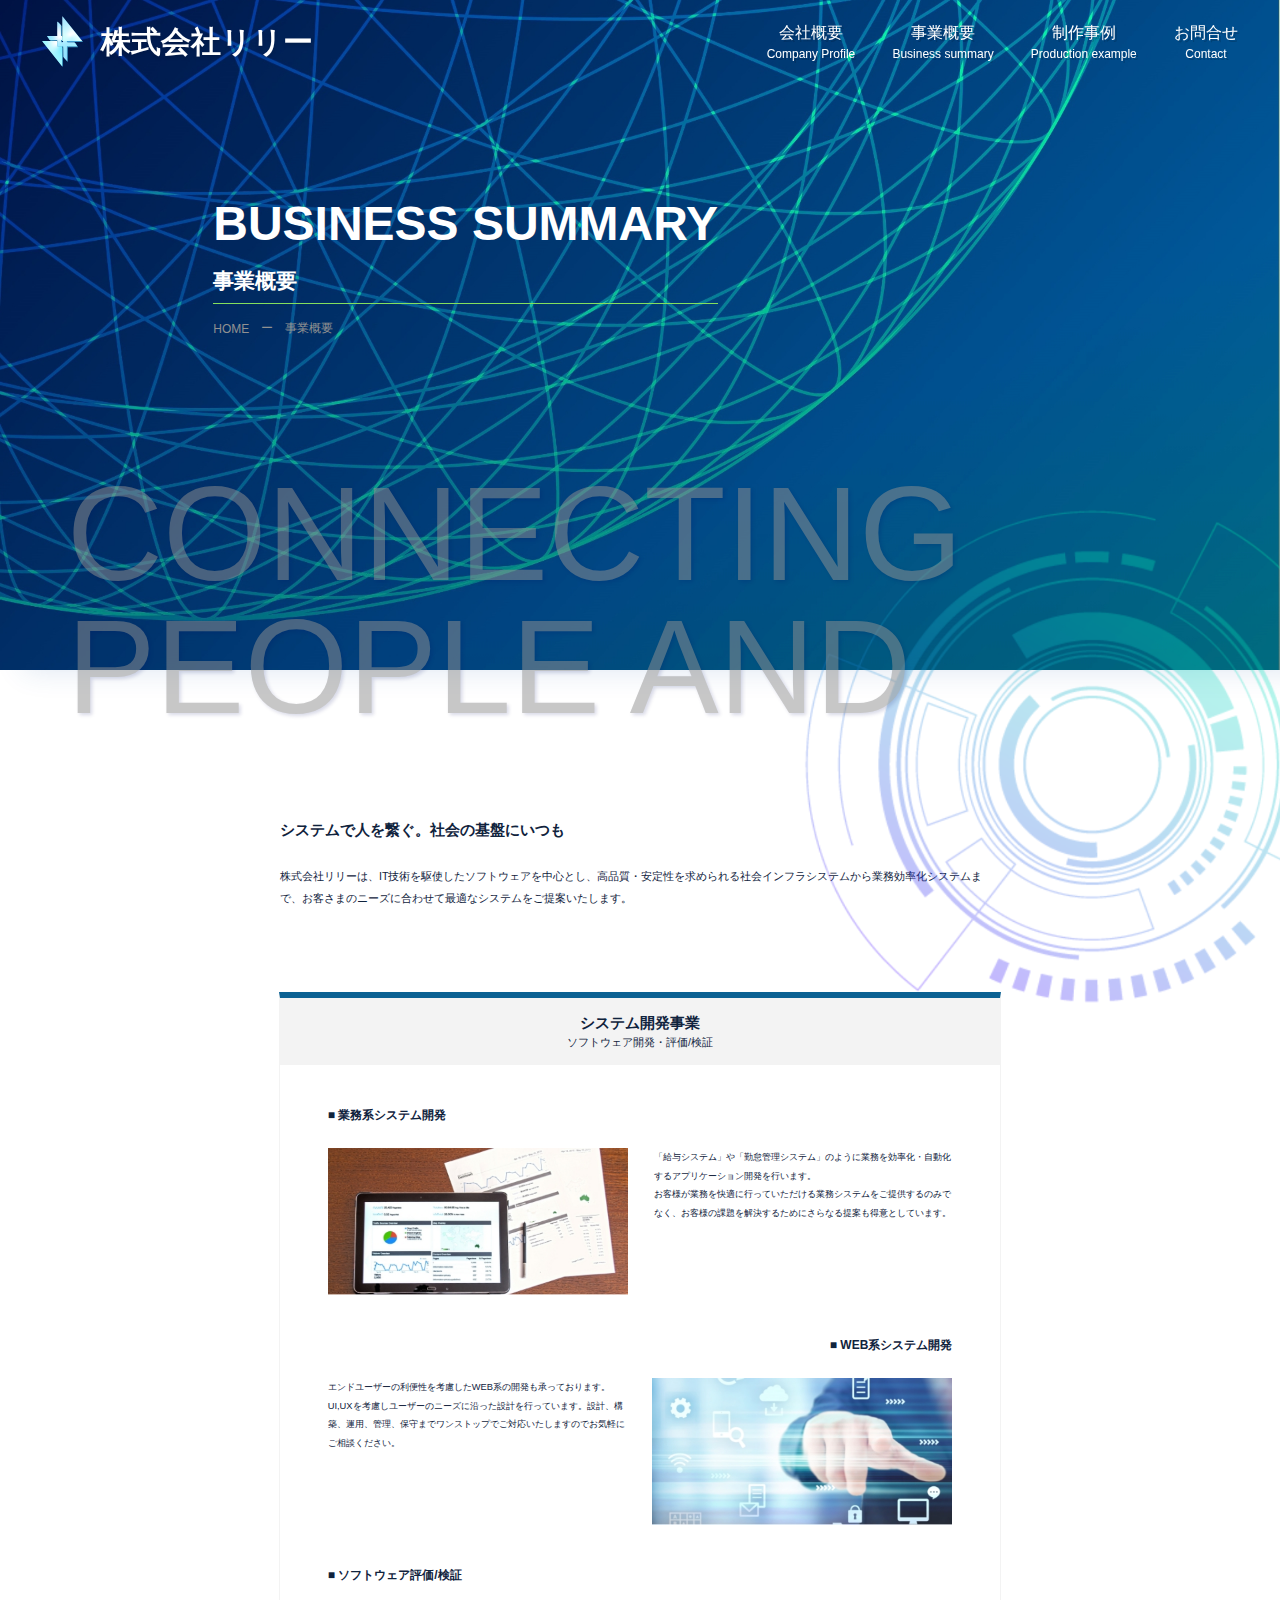
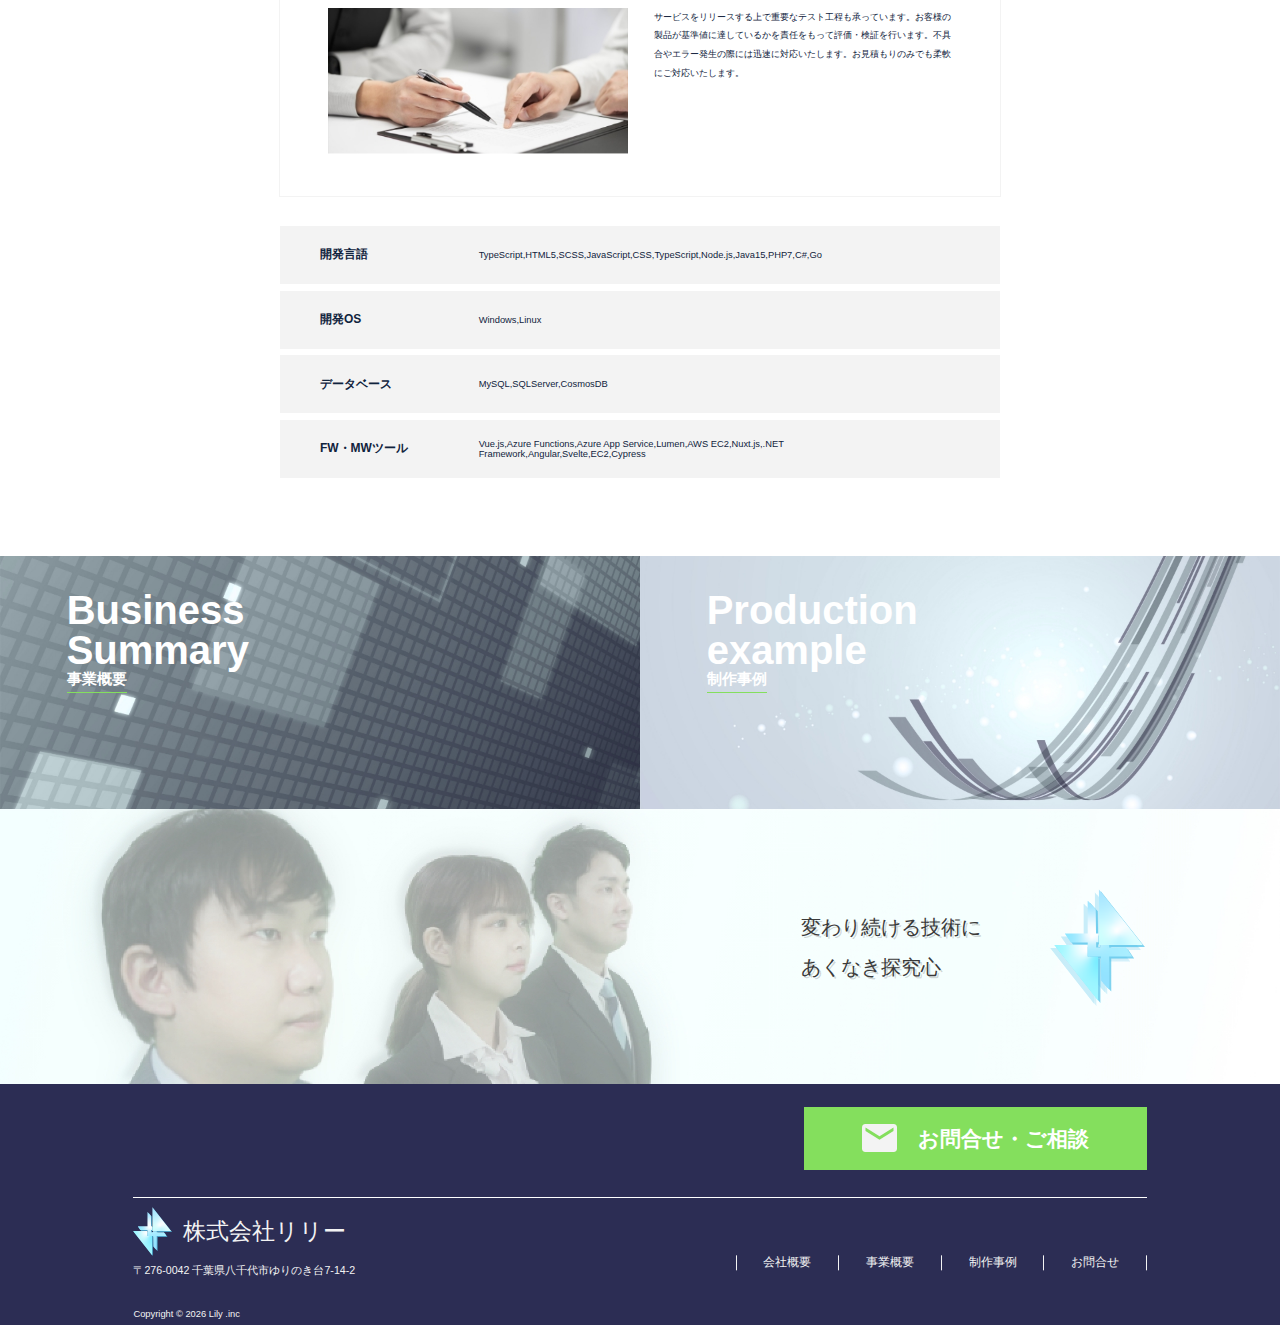
<file: about/index.html>
<!DOCTYPE html>
<html lang="ja" prefix="og: http://ogp.me/ns# fb: http://ogp.me/ns/fb# article: http://ogp.me/ns/website#">
<head>
        <!-- Google Tag Manager -->
<script>(function(w,d,s,l,i){w[l]=w[l]||[];w[l].push({'gtm.start':
    new Date().getTime(),event:'gtm.js'});var f=d.getElementsByTagName(s)[0],
    j=d.createElement(s),dl=l!='dataLayer'?'&l='+l:'';j.async=true;j.src=
    'https://www.googletagmanager.com/gtm.js?id='+i+dl;f.parentNode.insertBefore(j,f);
    })(window,document,'script','dataLayer','GTM-P8WMFBS');</script>
    <!-- End Google Tag Manager -->


    <meta charset="UTF-8">
    <meta http-equiv="X-UA-Compatible" content="IE=edge">
    <meta name="viewport" content="width=device-width, initial-scale=1.0">
    <title>事業概要｜株式会社リリー｜公式ホームページ</title>

    <link rel="stylesheet" href="../assets/css/application.css">
    <link rel="stylesheet" href="../assets/css/about.css">

    <meta name="description" content="株式会社リリーは、IT技術を駆使したソフトウェアを中心とし、高品質・安定性を求められる社会インフラシステムから業務効率化システムまで、お客さまのニーズに合わせて最適なシステムをご提案いたします。" />

    <link rel="apple-touch-icon" sizes="180x180" href="../assets/img/favicon/apple-touch-icon.png">
    <link rel="icon" type="image/png" sizes="32x32" href="../assets/img/favicon/favicon-32x32.png">
    <link rel="icon" type="image/png" sizes="16x16" href="../assets/img/favicon/favicon-16x16.png">
    <link rel="manifest" href="../assets/img/favicon/site.webmanifest">
    <link rel="mask-icon" href="../assets/img/favicon/safari-pinned-tab.svg" color="#5bbad5">
    <meta name="msapplication-TileColor" content="#00aba9">
    <meta name="theme-color" content="#ffffff">

    <meta property="og:locale" content="ja_JP" />
    <meta property="og:type" content="article" />
    <meta property="og:title" content="事業概要｜株式会社リリー｜公式ホームページ" />
    <meta property="og:description" content="株式会社リリーは、IT技術を駆使したソフトウェアを中心とし、高品質・安定性を求められる社会インフラシステムから業務効率化システムまで、お客さまのニーズに合わせて最適なシステムをご提案いたします。" />
    <meta property="og:url" content="index.html" />
    <meta property="og:site_name" content="事業概要｜株式会社リリー｜公式ホームページ" />
    <meta property="og:image" content="https://lily-tech.net/assets/img/common/OGP.jpg" />
    <meta property="og:image:secure_url" content="https://lily-tech.net/assets/img/common/OGP.jpg" />
    <meta property="og:image:width" content="1200" />
    <meta property="og:image:height" content="630" />
    <meta name="twitter:card" content="summary_large_image" />
    <meta name="twitter:description" content="株式会社リリーは、IT技術を駆使したソフトウェアを中心とし、高品質・安定性を求められる社会インフラシステムから業務効率化システムまで、お客さまのニーズに合わせて最適なシステムをご提案いたします。" />
    <meta name="twitter:title" content="事業概要｜株式会社リリー｜公式ホームページ" />
    <meta name="twitter:image" content="https://lily-tech.net/assets/img/common/OGP.jpg" />
</head>
<body ontouchstart="">
    <!-- Google Tag Manager (noscript) -->
    <noscript><iframe src="https://www.googletagmanager.com/ns.html?id=GTM-P8WMFBS"
        height="0" width="0" style="display:none;visibility:hidden"></iframe></noscript>
        <!-- End Google Tag Manager (noscript) -->

    <header>
        <a href="../"><img src="../assets/img/common/logo.svg" alt="株式会社リリー ロゴ"><h1>株式会社リリー</h1></a>

        <nav class="pc_flex">
            <ul>
                <li><a href="../company/">会社概要<br/><small>Company Profile</small></a></li>
                <li><a href="#">事業概要<br/><small>Business summary</small></a></li>
                <li><a href="../works/">制作事例<br/><small>Production example</small></a></li>
                <li><a href="../contact/">お問合せ<br/><small>Contact</small></a></li>
            </ul>
        </nav>

        <a class="header_entry sp_flex" href="../contact/"><img src="../assets/img/top/document.svg" alt="ENTRY">ENTRY</a>

        <nav id="nav" class="sp_only">
            <div class="nav_wrap">
                <a class="logo" href="../"><img src="../assets/img/top/top_logo.svg" alt="株式会社リリー ロゴ"><h1>株式会社リリー</h1></a>

                <ul>
                    <li><a href="../company/">会社概要</a></li>
                    <li><a href="#">事業概要</a></li>
                    <li><a href="../works/">制作事例</a></li>
                </ul>

                <a class="cta" href="../contact/"><img src="../assets/img/common/email.svg" alt="お問合せ・ご相談">お問合せ・ご相談</a>

                <div class="sns">
                    <a href="" target="_blank" rel="noopener noreferrer"><img src="../assets/img/common/facebook-f.svg" alt="facebook"></a>
                    <a href="" target="_blank" rel="noopener noreferrer"><img src="../assets/img/common/twitter.svg" alt="twitter"></a>
                    <a href="" target="_blank" rel="noopener noreferrer"><img src="../assets/img/common/instagram.svg" alt="instagram"></a>
                </div>
            </div>
        </nav>
        <div id="hamburger" class="sp_only">
            <span class="inner_line" id="line1"></span>
            <span class="inner_line" id="line2"></span>
            <span class="inner_line" id="line3"></span>
        </div>  
    </header>
    <main>
        <section id="kv">
            <div>
                <h2>
                    BUSINESS SUMMARY
                    <br/><small>事業概要</small>
                </h2>
                <div>
                    <a href="../">HOME</a>
                    <p>　ー　事業概要</p>
                </div>
            </div>
        </section>

        <div class="title">
            <h3>システムで人を繋ぐ。<br class="sp_only"/>社会の基盤にいつも</h3>
            <p>
                株式会社リリーは、IT技術を駆使したソフトウェアを中心とし、高品質・安定性を求められる社会インフラシステムから業務効率化システムまで、お客さまのニーズに合わせて最適なシステムをご提案いたします。
            </p>
        </div>

        <section id="detail">
            <div class="wrap">
                <h3>
                    システム開発事業
                    <br/><small>ソフトウェア開発・評価/検証</small>
                </h3>

                <div class="content">
                    <h4><span class="pc_inline">■ </span>業務系システム開発</h4>
                    <div>
                        <img src="../assets/img/about/about001.jpg" alt="業務系システム開発">
                        <p>
                            「給与システム」や「勤怠管理システム」のように業務を効率化・自動化するアプリケーション開発を行います。
                            <br/>お客様が業務を快適に行っていただける業務システムをご提供するのみでなく、お客様の課題を解決するためにさらなる提案も得意としています。
                        </p>
                    </div>
                </div>

                <div class="content">
                    <h4><span class="pc_inline">■ </span>WEB系システム開発</h4>
                    <div>
                        <img src="../assets/img/about/about002.jpg" alt="WEB系システム開発">
                        <p>
                            エンドユーザーの利便性を考慮したWEB系の開発も承っております。UI,UXを考慮しユーザーのニーズに沿った設計を行っています。設計、構築、運用、管理、保守までワンストップでご対応いたしますのでお気軽にご相談ください。
                        </p>
                    </div>
                </div>

                <div class="content">
                    <h4><span class="pc_inline">■ </span>ソフトウェア評価/検証</h4>
                    <div>
                        <img src="../assets/img/about/about003.jpg" alt="ソフトウェア評価/検証">
                        <p>
                            サービスをリリースする上で重要なテスト工程も承っています。お客様の製品が基準値に達しているかを責任をもって評価・検証を行います。不具合やエラー発生の際には迅速に対応いたします。お見積もりのみでも柔軟にご対応いたします。
                        </p>
                    </div>
                </div>
            </div>
        </section>

        <section id="list">
            <div>
                <h4 class="pc_only">開発言語</h4>
                <h4 class="sp_only">＜開発言語＞</h4>
                <p>TypeScript,HTML5,SCSS,JavaScript,CSS,<br class="sp_only"/>TypeScript,Node.js,Java15,PHP7,C#,Go</p>
            </div>
            <div>
                <h4 class="pc_only">開発OS</h4>
                <h4 class="sp_only">＜開発OS＞</h4>
                <p>Windows,Linux</p>
            </div>
            <div>
                <h4 class="pc_only">データベース</h4>
                <h4 class="sp_only">＜データベース＞</h4>
                <p>MySQL,SQLServer,CosmosDB</p>
            </div>
            <div>
                <h4 class="pc_only">FW・MWツール</h4>
                <h4 class="sp_only">＜FW・MWツール＞</h4>
                <p>
                    Vue.js,Azure Functions,Azure App Service,Lumen,AWS EC2,Nuxt.js,.NET 
                    <br/>Framework,Angular,Svelte,EC2,Cypress
                </p>
            </div>
        </section>

    </main>
    <div class="footer_link">
        <a href="#">
            <img src="../assets/img/common/foot_about_bg.jpg" alt="事業概要">
            <div>
                <h2>Business<br/>Summary</h2>
                <p>事業概要</p>
            </div>
        </a>
        <a href="../works/">
            <img src="../assets/img/common/foot_work_bg.jpg" alt="制作事例">
            <div>
                <h2>Production<br/>example</h2>
                <p>制作事例</p>
            </div>
        </a>
    </div>

    <div class="separator">
        <div class="pc_flex">
            <p>
                変わり続ける技術に
                <br/>あくなき探究心
            </p>
            <img src="../assets/img/common/logo.svg" alt="リリーのロゴ">
        </div>
    </div>

    <footer>
        <div class="wrap">
            <div class="top">
                <a href="../contact/"><img src="../assets/img/common/email.svg" alt="リリーへのお問合せ">お問合せ・ご相談</a>
            </div>

            <div class="bottom">
                <div class="left">
                    <a href="../"><img src="../assets/img/common/logo.svg" alt="リリーのロゴ">株式会社リリー</a>
                    <p>〒276-0042 千葉県八千代市ゆりのき台7-14-2</p>

                    <p class="copy">Copyright &copy; <script type="text/javascript">document.write(new Date().getFullYear());</script> Lily .inc</p>
                </div>

                <div class="right">
                    <nav>
                        <ul>
                            <li><a href="../company/">会社概要</a></li>
                            <li><a href="#">事業概要</a></li>
                            <li><a href="../works/">制作事例</a></li>
                            <li><a href="../contact/">お問合せ</a></li>
                        </ul>
                    </nav>
                </div>
            </div>
        </div>
    </footer>

    <a class="page_top sp_only" href="#"></a>

    <script src="../assets/js/menu.js"></script>
</body>
</html>
</file>
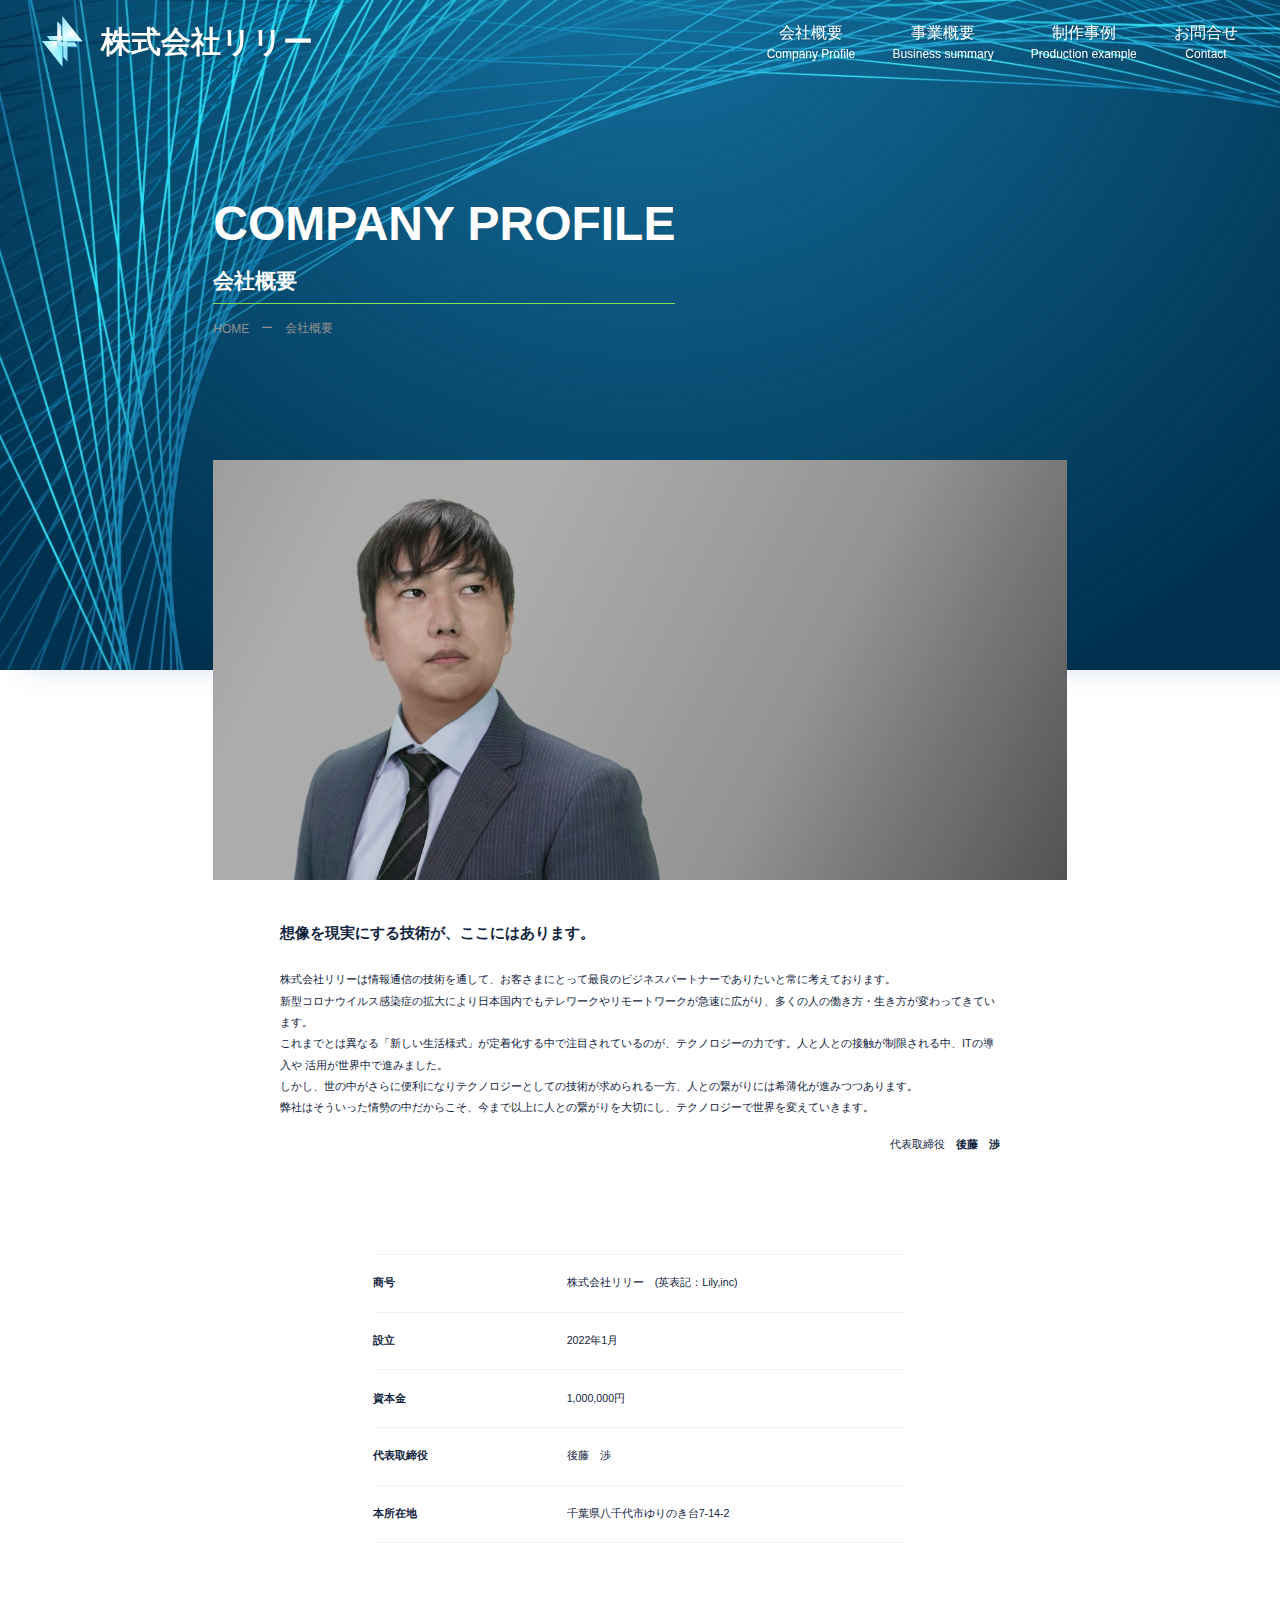
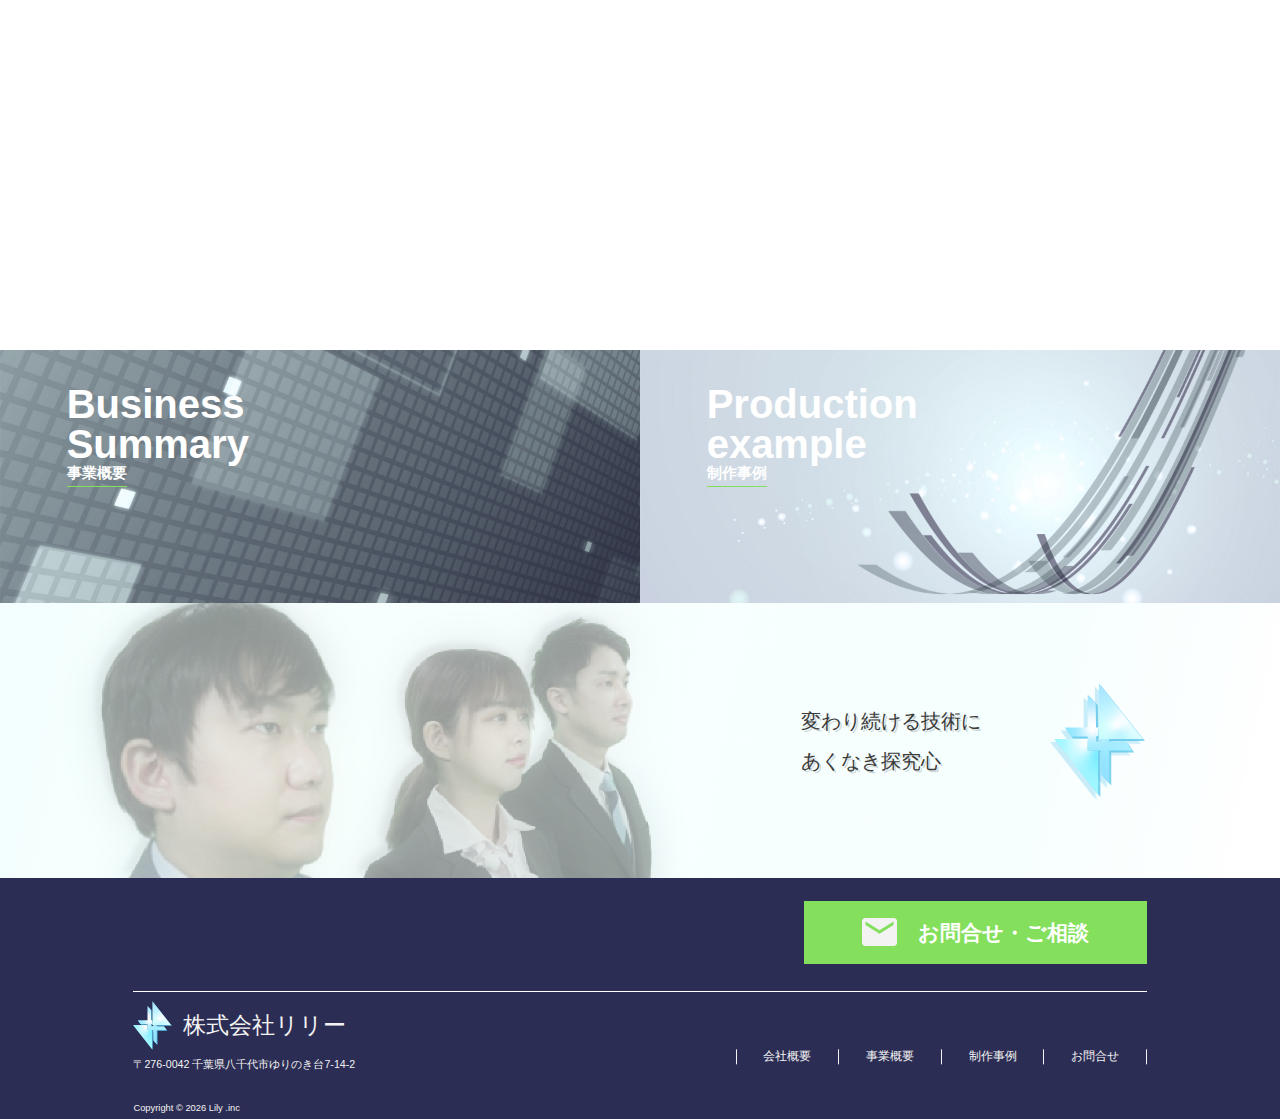
<file: company/index.html>
<!DOCTYPE html>
<html lang="ja" prefix="og: http://ogp.me/ns# fb: http://ogp.me/ns/fb# article: http://ogp.me/ns/website#">
<head>
        <!-- Google Tag Manager -->
<script>(function(w,d,s,l,i){w[l]=w[l]||[];w[l].push({'gtm.start':
    new Date().getTime(),event:'gtm.js'});var f=d.getElementsByTagName(s)[0],
    j=d.createElement(s),dl=l!='dataLayer'?'&l='+l:'';j.async=true;j.src=
    'https://www.googletagmanager.com/gtm.js?id='+i+dl;f.parentNode.insertBefore(j,f);
    })(window,document,'script','dataLayer','GTM-P8WMFBS');</script>
    <!-- End Google Tag Manager -->


    <meta charset="UTF-8">
    <meta http-equiv="X-UA-Compatible" content="IE=edge">
    <meta name="viewport" content="width=device-width, initial-scale=1.0">
    <title>会社概要｜株式会社リリー｜公式ホームページ</title>

    <link rel="stylesheet" href="../assets/css/application.css">
    <link rel="stylesheet" href="../assets/css/company.css">

    <meta name="description" content="株式会社リリーは、IT技術を駆使したソフトウェアを中心とし、高品質・安定性を求められる社会インフラシステムから業務効率化システムまで、お客さまのニーズに合わせて最適なシステムをご提案いたします。" />

    <link rel="apple-touch-icon" sizes="180x180" href="../assets/img/favicon/apple-touch-icon.png">
    <link rel="icon" type="image/png" sizes="32x32" href="../assets/img/favicon/favicon-32x32.png">
    <link rel="icon" type="image/png" sizes="16x16" href="../assets/img/favicon/favicon-16x16.png">
    <link rel="manifest" href="../assets/img/favicon/site.webmanifest">
    <link rel="mask-icon" href="../assets/img/favicon/safari-pinned-tab.svg" color="#5bbad5">
    <meta name="msapplication-TileColor" content="#00aba9">
    <meta name="theme-color" content="#ffffff">

    <meta property="og:locale" content="ja_JP" />
    <meta property="og:type" content="article" />
    <meta property="og:title" content="会社概要｜株式会社リリー｜公式ホームページ" />
    <meta property="og:description" content="株式会社リリーは、IT技術を駆使したソフトウェアを中心とし、高品質・安定性を求められる社会インフラシステムから業務効率化システムまで、お客さまのニーズに合わせて最適なシステムをご提案いたします。" />
    <meta property="og:url" content="index.html" />
    <meta property="og:site_name" content="会社概要｜株式会社リリー｜公式ホームページ" />
    <meta property="og:image" content="https://lily-tech.net/assets/img/common/OGP.jpg" />
    <meta property="og:image:secure_url" content="https://lily-tech.net/assets/img/common/OGP.jpg" />
    <meta property="og:image:width" content="1200" />
    <meta property="og:image:height" content="630" />
    <meta name="twitter:card" content="summary_large_image" />
    <meta name="twitter:description" content="株式会社リリーは、IT技術を駆使したソフトウェアを中心とし、高品質・安定性を求められる社会インフラシステムから業務効率化システムまで、お客さまのニーズに合わせて最適なシステムをご提案いたします。" />
    <meta name="twitter:title" content="会社概要｜株式会社リリー｜公式ホームページ" />
    <meta name="twitter:image" content="https://lily-tech.net/assets/img/common/OGP.jpg" />
</head>
<body ontouchstart="">
    <!-- Google Tag Manager (noscript) -->
    <noscript><iframe src="https://www.googletagmanager.com/ns.html?id=GTM-P8WMFBS"
        height="0" width="0" style="display:none;visibility:hidden"></iframe></noscript>
        <!-- End Google Tag Manager (noscript) -->

    <header>
        <a href="../"><img src="../assets/img/common/logo.svg" alt="株式会社リリー ロゴ"><h1>株式会社リリー</h1></a>

        <nav class="pc_flex">
            <ul>
                <li><a href="#">会社概要<br/><small>Company Profile</small></a></li>
                <li><a href="../about/">事業概要<br/><small>Business summary</small></a></li>
                <li><a href="../works/">制作事例<br/><small>Production example</small></a></li>
                <li><a href="../contact/">お問合せ<br/><small>Contact</small></a></li>
            </ul>
        </nav>

        <a class="header_entry sp_flex" href="../contact/"><img src="../assets/img/top/document.svg" alt="ENTRY">ENTRY</a>

        <nav id="nav" class="sp_only">
            <div class="nav_wrap">
                <a class="logo" href="../"><img src="../assets/img/top/top_logo.svg" alt="株式会社リリー ロゴ"><h1>株式会社リリー</h1></a>

                <ul>
                    <li><a href="#">会社概要</a></li>
                    <li><a href="../about/">事業概要</a></li>
                    <li><a href="../works/">制作事例</a></li>
                </ul>

                <a class="cta" href="../contact/"><img src="../assets/img/common/email.svg" alt="お問合せ・ご相談">お問合せ・ご相談</a>

                <div class="sns">
                    <a href="" target="_blank" rel="noopener noreferrer"><img src="../assets/img/common/facebook-f.svg" alt="facebook"></a>
                    <a href="" target="_blank" rel="noopener noreferrer"><img src="../assets/img/common/twitter.svg" alt="twitter"></a>
                    <a href="" target="_blank" rel="noopener noreferrer"><img src="../assets/img/common/instagram.svg" alt="instagram"></a>
                </div>
            </div>
        </nav>
        <div id="hamburger" class="sp_only">
            <span class="inner_line" id="line1"></span>
            <span class="inner_line" id="line2"></span>
            <span class="inner_line" id="line3"></span>
        </div>  
    </header>
    <main>
        <section id="kv">
            <div>
                <h2>
                    COMPANY PROFILE
                    <br/><small>会社概要</small>
                </h2>
                <div>
                    <a href="../">HOME</a>
                    <p>　ー　会社概要</p>
                </div>
            </div>
        </section>

        <section id="message">
            <picture>
                <source srcset="../assets/img/company/message_img.jpg" media="(min-width: 767px)" />
                <img src="../assets/img/company/message_img_sp.jpg" alt="リリーのメッセージ">
            </picture>

            <div class="wrap">
                <h3>想像を現実にする技術が、ここにはあります。</h3>
                <p>株式会社リリーは情報通信の技術を通して、お客さまにとって最良のビジネスパートナーでありたいと常に考えております。
                    <br/>新型コロナウイルス感染症の拡大により日本国内でもテレワークやリモートワークが急速に広がり、多くの人の働き方・生き方が変わってきています。
                    <br/>これまでとは異なる「新しい生活様式」が定着化する中で注目されているのが、テクノロジーの力です。人と人との接触が制限される中、ITの導入や
                    活用が世界中で進みました。
                    <br/>しかし、世の中がさらに便利になりテクノロジーとしての技術が求められる一方、人との繋がりには希薄化が進みつつあります。
                    <br/>弊社はそういった情勢の中だからこそ、今まで以上に人との繋がりを大切にし、テクノロジーで世界を変えていきます。</p>
                <div>
                    <p>代表取締役　<span>後藤　渉</span></p>
                </div>
            </div>
        </section>

        <section id="detail">
            <div>
                <h4>商号</h4>
                <p>株式会社リリー　(英表記：Lily,inc)</p>
            </div>
            <div>
                <h4>設立</h4>
                <p>2022年1月</p>
            </div>
            <div>
                <h4>資本金</h4>
                <p>1,000,000円</p>
            </div>
            <div>
                <h4>代表取締役</h4>
                <p>後藤　渉</p>
            </div>
            <div>
                <h4>本所在地</h4>
                <p>千葉県八千代市ゆりのき台7-14-2</p>
            </div>
        </section>

        <div class="map_wrap">
            <iframe class="map" title="lily_location" src="https://www.google.com/maps/embed?pb=!1m18!1m12!1m3!1d3238.534791461675!2d140.10152733934174!3d35.737658074775574!2m3!1f0!2f0!3f0!3m2!1i1024!2i768!4f13.1!3m3!1m2!1s0x602287529c51336b%3A0xae6358fceb310cbb!2z44CSMjc2LTAwNDIg5Y2D6JGJ55yM5YWr5Y2D5Luj5biC44KG44KK44Gu44GN5Y-w77yX5LiB55uu77yR77yU4oiS77yS!5e0!3m2!1sja!2sjp!4v1644803823072!5m2!1sja!2sjp" style="border:0;" allowfullscreen="" loading="lazy"></iframe>
        </div>

    </main>

    <div class="footer_link">
        <a href="../about/">
            <img src="../assets/img/common/foot_about_bg.jpg" alt="事業概要">
            <div>
                <h2>Business<br/>Summary</h2>
                <p>事業概要</p>
            </div>
        </a>
        <a href="../works/">
            <img src="../assets/img/common/foot_work_bg.jpg" alt="制作事例">
            <div>
                <h2>Production<br/>example</h2>
                <p>制作事例</p>
            </div>
        </a>
    </div>

    <div class="separator">
        <div class="pc_flex">
            <p>
                変わり続ける技術に
                <br/>あくなき探究心
            </p>
            <img src="../assets/img/common/logo.svg" alt="リリーのロゴ">
        </div>
    </div>

    <footer>
        <div class="wrap">
            <div class="top">
                <a href="../contact/"><img src="../assets/img/common/email.svg" alt="リリーへのお問合せ">お問合せ・ご相談</a>
            </div>

            <div class="bottom">
                <div class="left">
                    <a href="../"><img src="../assets/img/common/logo.svg" alt="リリーのロゴ">株式会社リリー</a>
                    <p>〒276-0042 千葉県八千代市ゆりのき台7-14-2</p>

                    <p class="copy">Copyright &copy; <script type="text/javascript">document.write(new Date().getFullYear());</script> Lily .inc</p>
                </div>

                <div class="right">
                    <nav>
                        <ul>
                            <li><a href="#">会社概要</a></li>
                            <li><a href="../about/">事業概要</a></li>
                            <li><a href="../works/">制作事例</a></li>
                            <li><a href="../contact/">お問合せ</a></li>
                        </ul>
                    </nav>
                </div>
            </div>
        </div>
    </footer>

    <a class="page_top sp_only" href="#"></a>

    <script src="../assets/js/menu.js"></script>
</body>
</html>
</file>
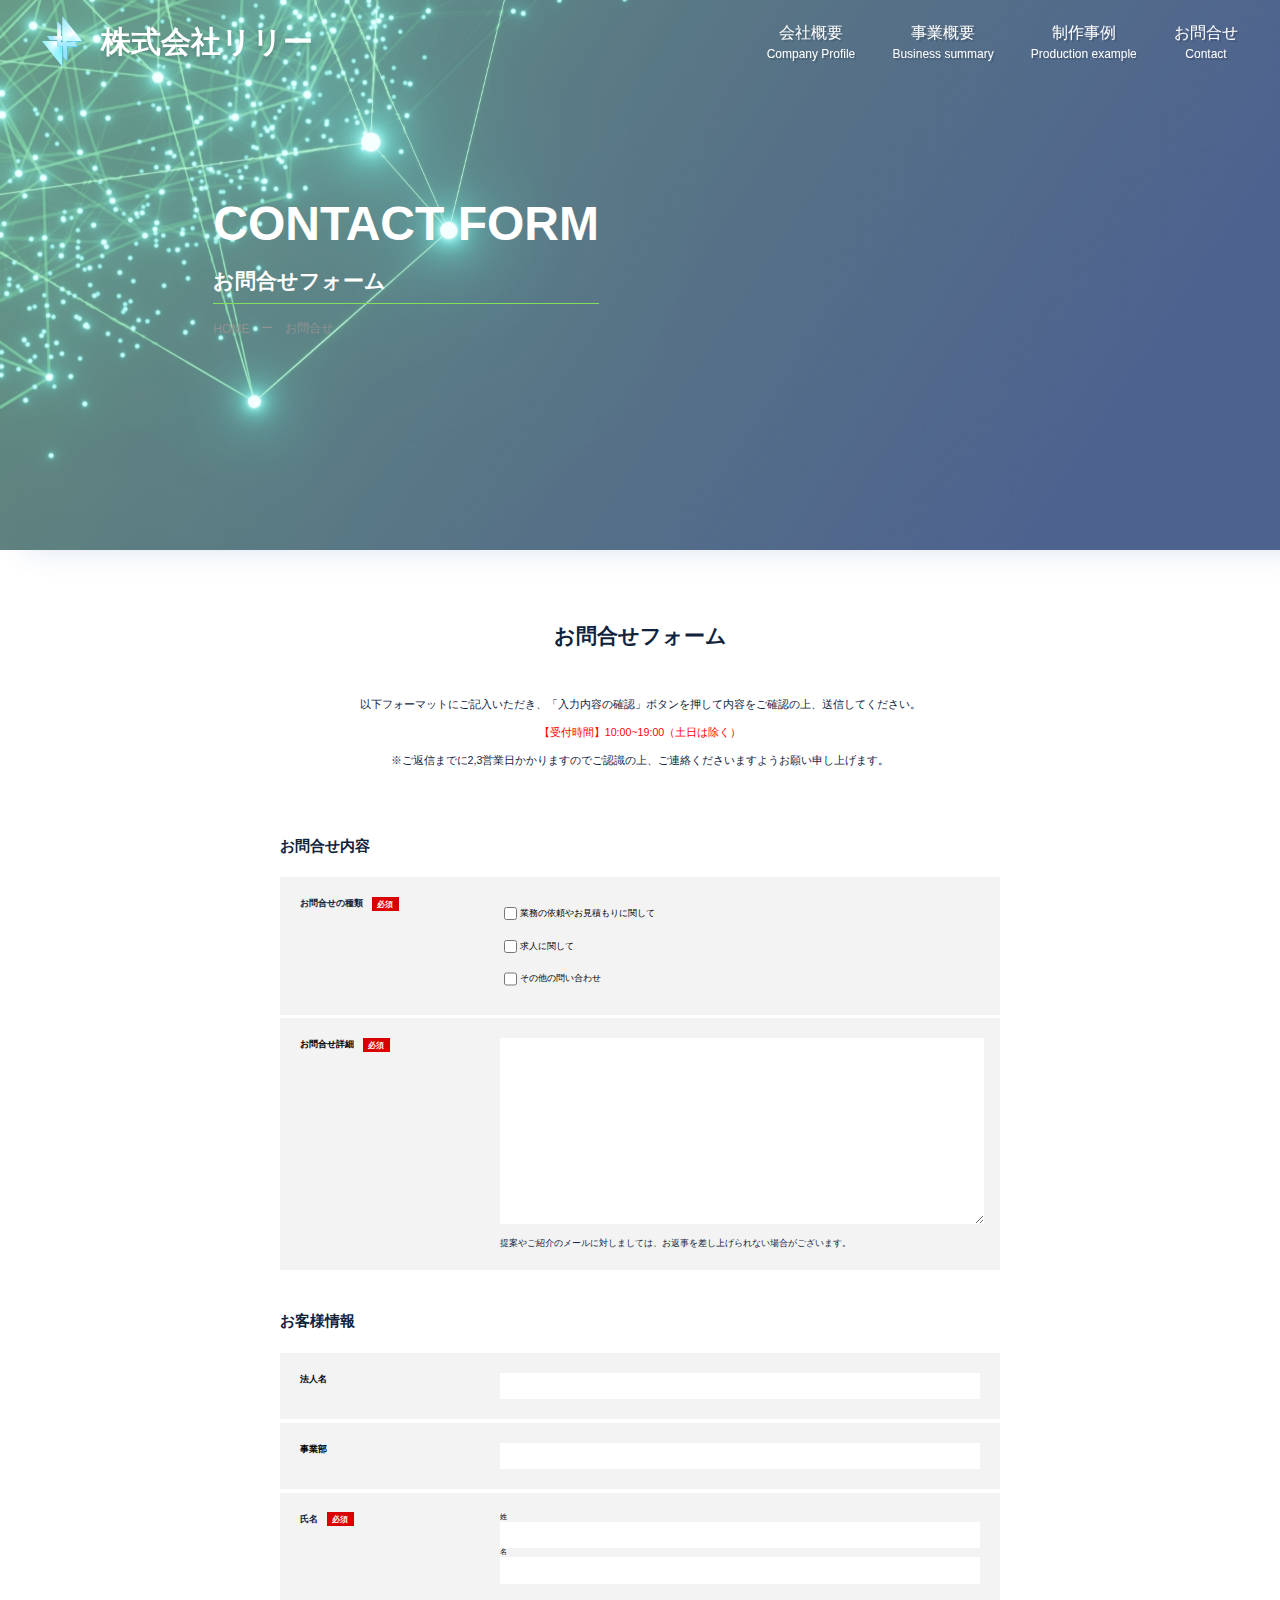
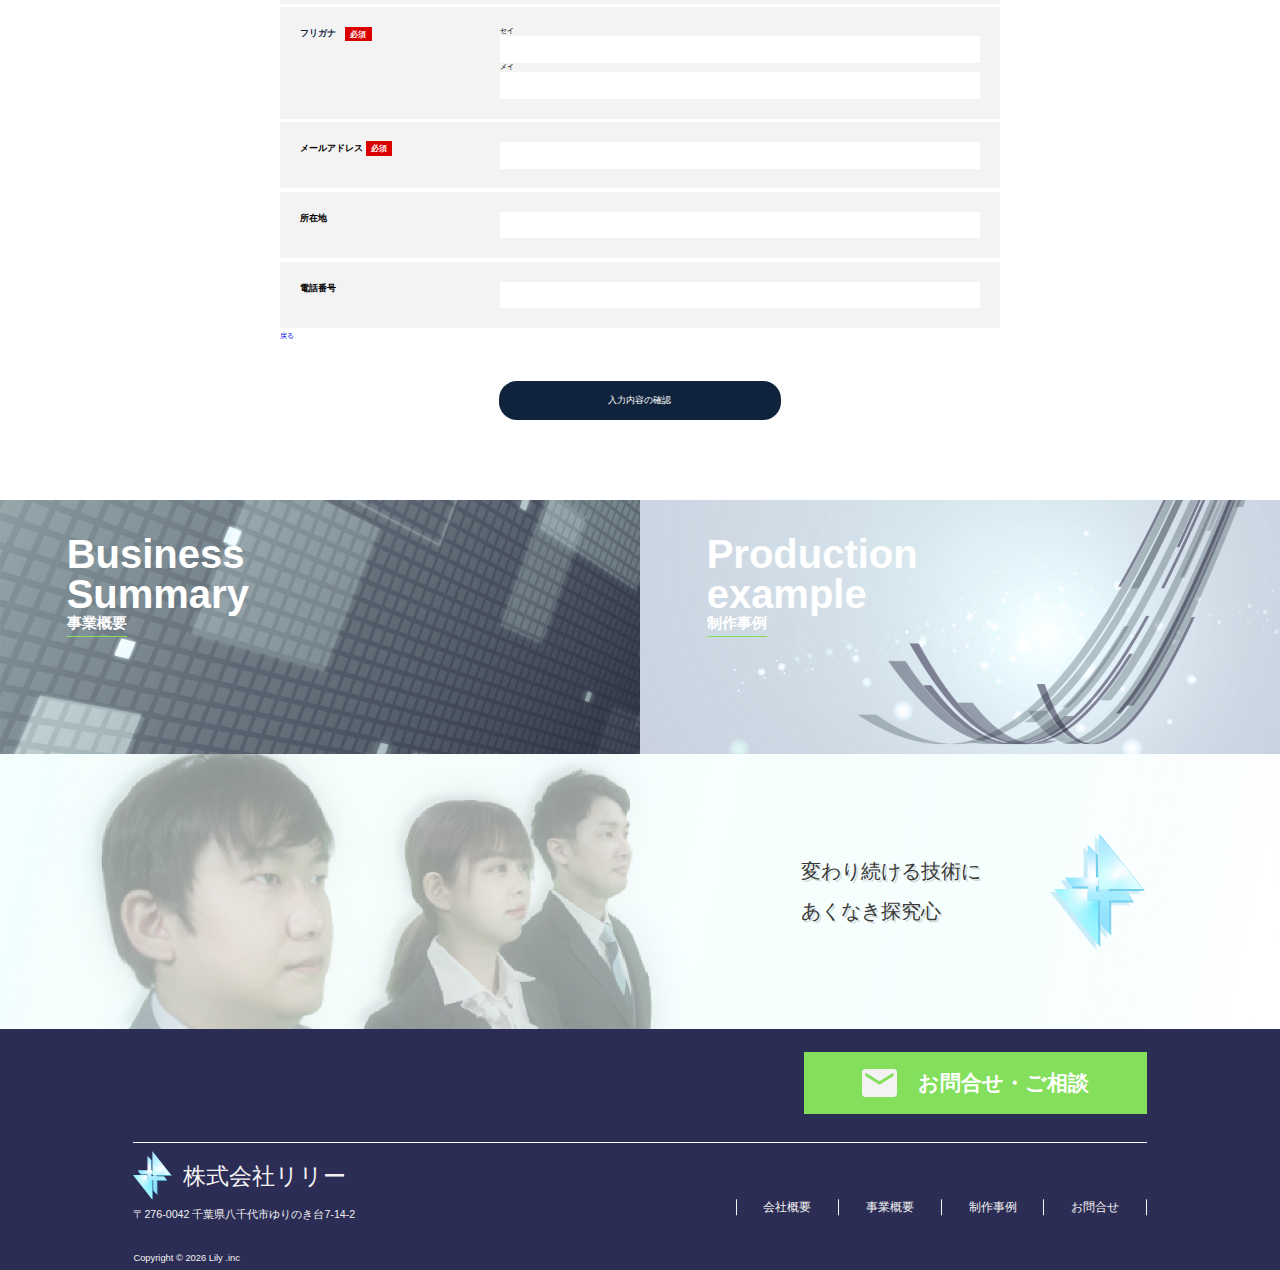
<file: contact/index.html>
<!DOCTYPE html>
<html lang="ja" prefix="og: http://ogp.me/ns# fb: http://ogp.me/ns/fb# article: http://ogp.me/ns/website#">
<head>
    <!-- Google Tag Manager -->
<script>(function(w,d,s,l,i){w[l]=w[l]||[];w[l].push({'gtm.start':
    new Date().getTime(),event:'gtm.js'});var f=d.getElementsByTagName(s)[0],
    j=d.createElement(s),dl=l!='dataLayer'?'&l='+l:'';j.async=true;j.src=
    'https://www.googletagmanager.com/gtm.js?id='+i+dl;f.parentNode.insertBefore(j,f);
    })(window,document,'script','dataLayer','GTM-P8WMFBS');</script>
    <!-- End Google Tag Manager -->

    <meta charset="UTF-8">
    <meta http-equiv="X-UA-Compatible" content="IE=edge">
    <meta name="viewport" content="width=device-width, initial-scale=1.0">
    <title>お問合せ｜株式会社リリー｜公式ホームページ</title>

    <link rel="stylesheet" href="../assets/css/application.css">
    <link rel="stylesheet" href="../assets/css/contact.css">

    <meta name="description" content="株式会社リリーは、IT技術を駆使したソフトウェアを中心とし、高品質・安定性を求められる社会インフラシステムから業務効率化システムまで、お客さまのニーズに合わせて最適なシステムをご提案いたします。" />

    <link rel="apple-touch-icon" sizes="180x180" href="../assets/img/favicon/apple-touch-icon.png">
    <link rel="icon" type="image/png" sizes="32x32" href="../assets/img/favicon/favicon-32x32.png">
    <link rel="icon" type="image/png" sizes="16x16" href="../assets/img/favicon/favicon-16x16.png">
    <link rel="manifest" href="../assets/img/favicon/site.webmanifest">
    <link rel="mask-icon" href="../assets/img/favicon/safari-pinned-tab.svg" color="#5bbad5">
    <meta name="msapplication-TileColor" content="#00aba9">
    <meta name="theme-color" content="#ffffff">

    <meta property="og:locale" content="ja_JP" />
    <meta property="og:type" content="article" />
    <meta property="og:title" content="お問合せ｜株式会社リリー｜公式ホームページ" />
    <meta property="og:description" content="株式会社リリーは、IT技術を駆使したソフトウェアを中心とし、高品質・安定性を求められる社会インフラシステムから業務効率化システムまで、お客さまのニーズに合わせて最適なシステムをご提案いたします。" />
    <meta property="og:url" content="index.html" />
    <meta property="og:site_name" content="お問合せ｜株式会社リリー｜公式ホームページ" />
    <meta property="og:image" content="https://lily-tech.net/assets/img/common/OGP.jpg" />
    <meta property="og:image:secure_url" content="https://lily-tech.net/assets/img/common/OGP.jpg" />
    <meta property="og:image:width" content="1200" />
    <meta property="og:image:height" content="630" />
    <meta name="twitter:card" content="summary_large_image" />
    <meta name="twitter:description" content="株式会社リリーは、IT技術を駆使したソフトウェアを中心とし、高品質・安定性を求められる社会インフラシステムから業務効率化システムまで、お客さまのニーズに合わせて最適なシステムをご提案いたします。" />
    <meta name="twitter:title" content="お問合せ｜株式会社リリー｜公式ホームページ" />
    <meta name="twitter:image" content="https://lily-tech.net/assets/img/common/OGP.jpg" />

    <script src="https://sdk.form.run/js/v2/formrun.js"></script>
</head>
<body ontouchstart="">
    <!-- Google Tag Manager (noscript) -->
<noscript><iframe src="https://www.googletagmanager.com/ns.html?id=GTM-P8WMFBS"
    height="0" width="0" style="display:none;visibility:hidden"></iframe></noscript>
    <!-- End Google Tag Manager (noscript) -->
    
    <header>
        <a href="../"><img src="../assets/img/common/logo.svg" alt="株式会社リリー ロゴ"><h1>株式会社リリー</h1></a>

        <nav class="pc_flex">
            <ul>
                <li><a href="../company/">会社概要<br/><small>Company Profile</small></a></li>
                <li><a href="../about/">事業概要<br/><small>Business summary</small></a></li>
                <li><a href="../works/">制作事例<br/><small>Production example</small></a></li>
                <li><a href="#">お問合せ<br/><small>Contact</small></a></li>
            </ul>
        </nav>

        <a class="header_entry sp_flex" href="../contact/"><img src="../assets/img/top/document.svg" alt="ENTRY">ENTRY</a>

        <nav id="nav" class="sp_only">
            <div class="nav_wrap">
                <a class="logo" href="../"><img src="../assets/img/top/top_logo.svg" alt="株式会社リリー ロゴ"><h1>株式会社リリー</h1></a>

                <ul>
                    <li><a href="../company/">会社概要</a></li>
                    <li><a href="../about/">事業概要</a></li>
                    <li><a href="../works/">制作事例</a></li>
                </ul>

                <a class="cta" href="#"><img src="../assets/img/common/email.svg" alt="お問合せ・ご相談">お問合せ・ご相談</a>

                <div class="sns">
                    <a href="" target="_blank" rel="noopener noreferrer"><img src="../assets/img/common/facebook-f.svg" alt="facebook"></a>
                    <a href="" target="_blank" rel="noopener noreferrer"><img src="../assets/img/common/twitter.svg" alt="twitter"></a>
                    <a href="" target="_blank" rel="noopener noreferrer"><img src="../assets/img/common/instagram.svg" alt="instagram"></a>
                </div>
            </div>
        </nav>
        <div id="hamburger" class="sp_only">
            <span class="inner_line" id="line1"></span>
            <span class="inner_line" id="line2"></span>
            <span class="inner_line" id="line3"></span>
        </div>  
    </header>

    <main>
        <section id="kv">
            <div>
                <h2>
                    CONTACT FORM
                    <br/><small>お問合せフォーム</small>
                </h2>
                <div>
                    <a href="../">HOME</a>
                    <p>　ー　お問合せ</p>
                </div>
            </div>
        </section>

        <section id="title">
            <h3>お問合せフォーム</h3>
            <p>以下フォーマットにご記入いただき、「入力内容の確認」ボタンを押して内容をご確認の上、送信してください。</p>
            <p>【受付時間】10:00~19:00（土日は除く）</p>
            <p>※ご返信までに2,3営業日かかりますのでご認識の上、ご連絡くださいますようお願い申し上げます。</p>
        </section>

        <section id="form">
            <!-- class, action, methodを変更しないでください -->
            <form class="formrun" action="https://form.run/api/v1/r/dgc49ogenpw8nc7dezryjc41" method="post" data-formrun-confirm="true">
                <!-- ↓自由に要素を追加・編集することができます -->
                <h4>お問合せ内容</h4>

                <div class="content">
                    <p>お問合せの種類　<span>必須</span></p>
                    <div class="select">
                        <label><input type="checkbox" name="お問合せの種類" value="業務の依頼やお見積もりに関して" >業務の依頼やお見積もりに関して</label>
                        <label><input type="checkbox" name="お問合せの種類" value="求人に関して" >求人に関して</label>
                        <label><input type="checkbox" name="お問合せの種類" value="その他の問い合わせ" >その他の問い合わせ</label>
                    </div>
                </div>

                <div class="content">
                    <label for="detail">お問合せ詳細　<span>必須</span></label>
                    <div>
                        <textarea id="detail" name="お問い合わせ" data-formrun-required></textarea>
                        <p>提案やご紹介のメールに対しましては、お返事を差し上げられない場合がございます。</p>
                    </div>
                </div>

                <h4>お客様情報</h4>

                <div class="content">
                    <label for="Company_Name">法人名</label>
                    <input id="Company_Name" name="法人名" type="text">
                </div>

                <div class="content">
                    <label for="Department">事業部</label>
                    <input id="Department" name="事業部" type="text">
                </div>

                <div class="content">
                    <p>氏名　<span>必須</span></p>
                    <div>
                        <label for="last_name">姓</label>
                        <input id="last_name" name="姓" type="text" data-formrun-required>
                        <label for="first_name">名</label>
                        <input id="first_name" name="名" type="text" data-formrun-required>
                    </div>
                </div>

                <div class="content">
                    <p>フリガナ　<span>必須</span></p>
                    <div>
                        <label for="last_name_kana">セイ</label>
                        <input id="last_name_kana" name="セイ" type="text" data-formrun-required>
                        <label for="first_name_kana">メイ</label>
                        <input id="first_name_kana" name="メイ" type="text" data-formrun-required>
                    </div>
                </div>
            
                <div class="content">
                    <label for="mail">メールアドレス <span>必須</span></label>
                    <input id="mail" name="メールアドレス" type="text" data-formrun-type="email" data-formrun-required>
                </div>
            
                <div class="content">
                    <label for="address">所在地</label>
                    <input id="address" name="所在地" type="text">
                </div>

                <div class="content">
                    <label for="tel">電話番号</label>
                    <input id="tel" type="text" name="電話番号" data-formrun-type="tel">
                </div>

            
                <!-- ボット投稿をブロックするためのタグ -->
                <div class="_formrun_gotcha">
                <style media="screen">._formrun_gotcha {position:absolute!important;height:1px;width:1px;overflow:hidden;}</style>
                <label for="_formrun_gotcha">If you are a human, ignore this field</label>
                <input type="text" name="_formrun_gotcha" id="_formrun_gotcha" tabindex="-1">
                </div>

                <a href="javascript:void(0)" class="btn btn-default" data-formrun-back-button>戻る</a>
            
                <div class="btn_wrap">
                    <button type="submit" data-formrun-error-text="未入力の項目があります" data-formrun-submitting-text="送信中...">入力内容の確認</button>
                </div>
            </form>
        </section>
    </main>

    <div class="footer_link">
        <a href="../about/">
            <img src="../assets/img/common/foot_about_bg.jpg" alt="事業概要">
            <div>
                <h2>Business<br/>Summary</h2>
                <p>事業概要</p>
            </div>
        </a>
        <a href="../works/">
            <img src="../assets/img/common/foot_work_bg.jpg" alt="制作事例">
            <div>
                <h2>Production<br/>example</h2>
                <p>制作事例</p>
            </div>
        </a>
    </div>

    <div class="separator">
        <div class="pc_flex">
            <p>
                変わり続ける技術に
                <br/>あくなき探究心
            </p>
            <img src="../assets/img/common/logo.svg" alt="リリーのロゴ">
        </div>
    </div>

    <footer>
        <div class="wrap">
            <div class="top">
                <a href="../contact/"><img src="../assets/img/common/email.svg" alt="リリーへのお問合せ">お問合せ・ご相談</a>
            </div>

            <div class="bottom">
                <div class="left">
                    <a href="../"><img src="../assets/img/common/logo.svg" alt="リリーのロゴ">株式会社リリー</a>
                    <p>〒276-0042 千葉県八千代市ゆりのき台7-14-2</p>

                    <p class="copy">Copyright &copy; <script type="text/javascript">document.write(new Date().getFullYear());</script> Lily .inc</p>
                </div>

                <div class="right">
                    <nav>
                        <ul>
                            <li><a href="../company/">会社概要</a></li>
                            <li><a href="../about/">事業概要</a></li>
                            <li><a href="../works/">制作事例</a></li>
                            <li><a href="#">お問合せ</a></li>
                        </ul>
                    </nav>
                </div>
            </div>
        </div>
    </footer>

    <a class="page_top sp_only" href="#"></a>

    <script src="../assets/js/menu.js"></script>
</body>
</html>
</file>
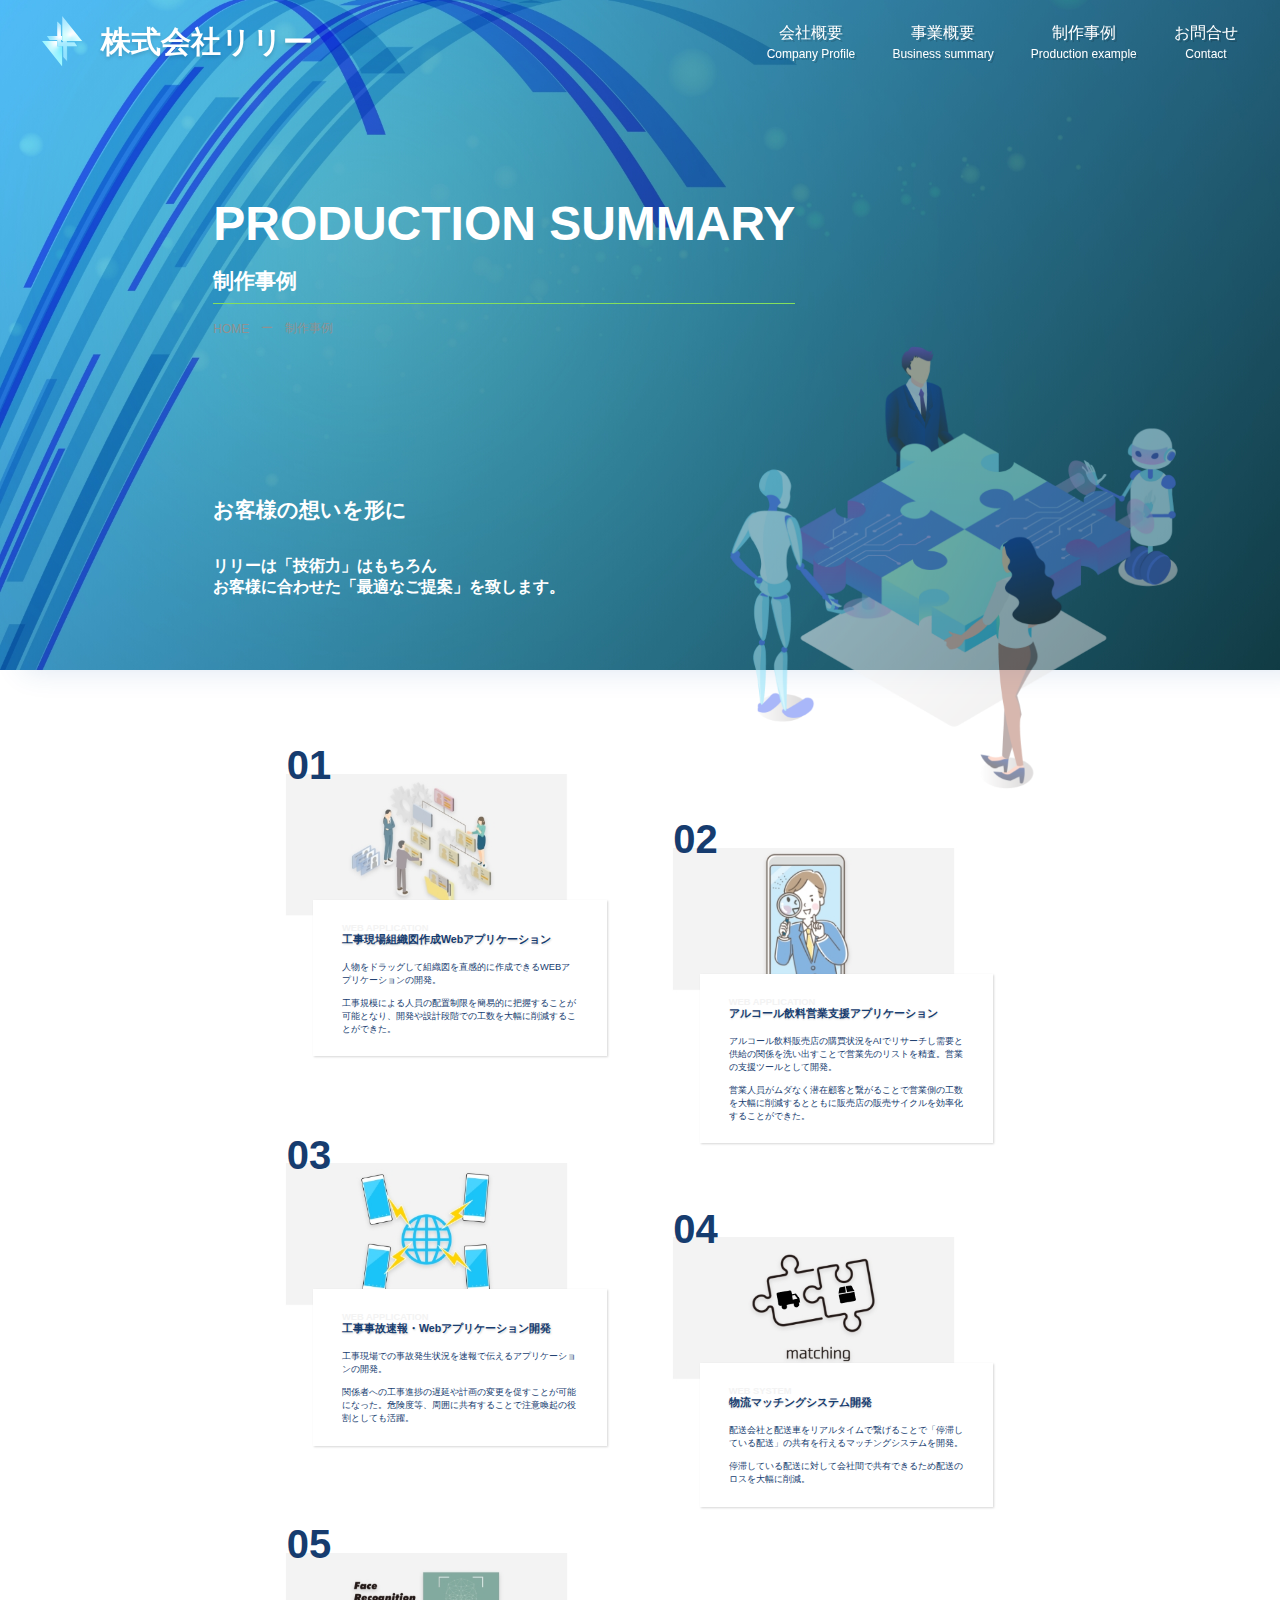
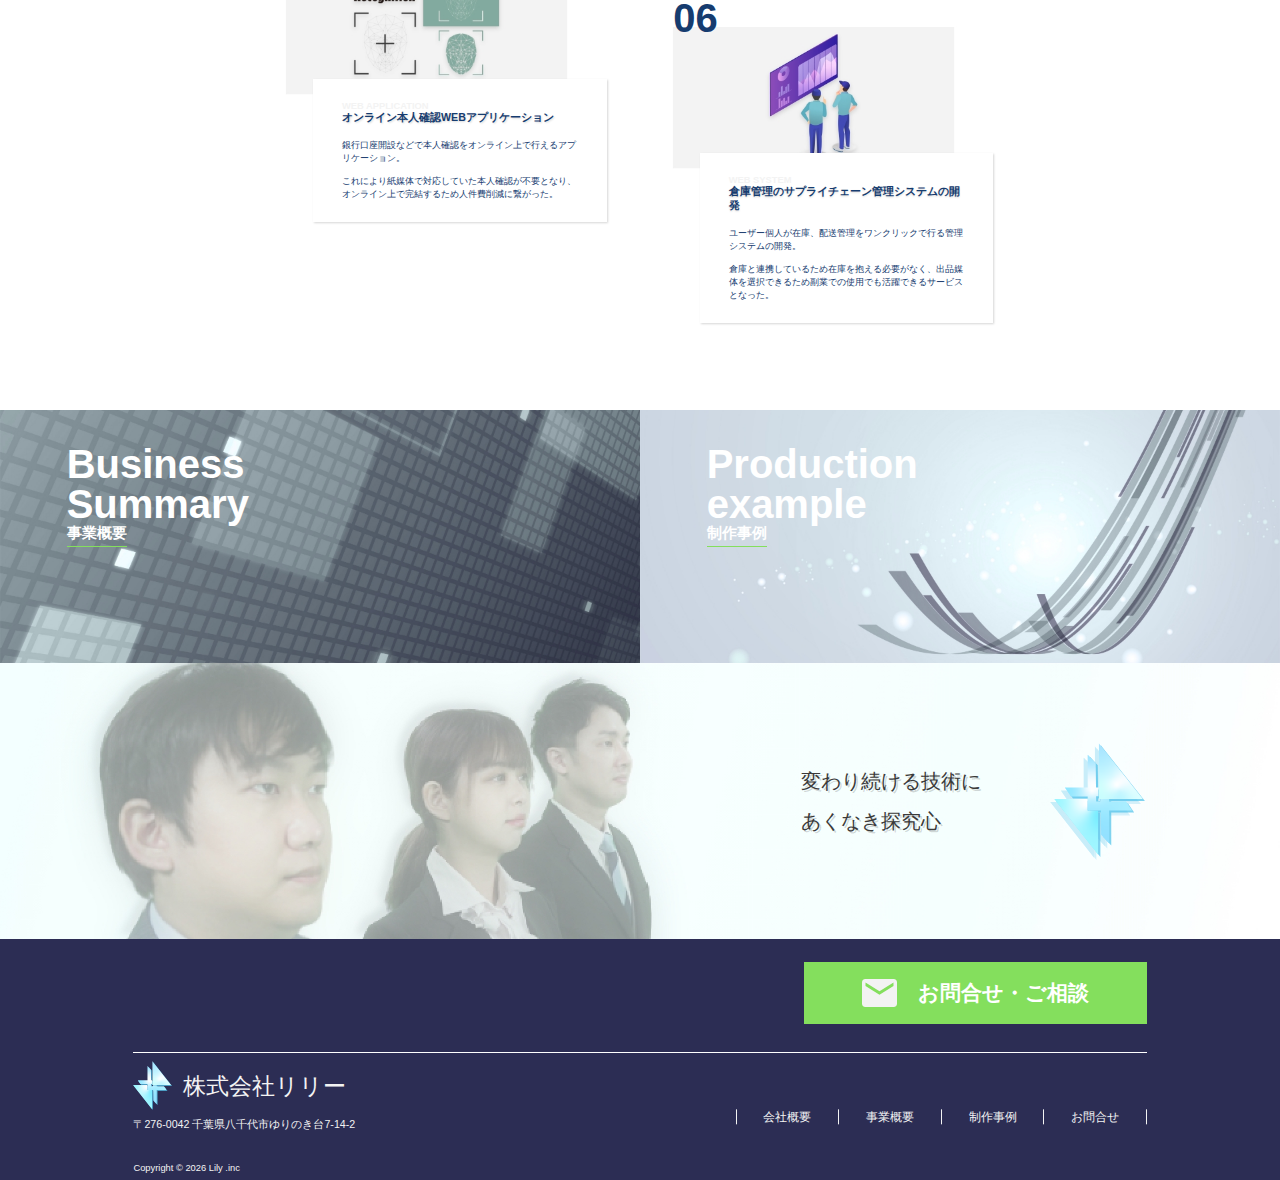
<file: works/index.html>
<!DOCTYPE html>
<html lang="ja" prefix="og: http://ogp.me/ns# fb: http://ogp.me/ns/fb# article: http://ogp.me/ns/website#">
<head>
        <!-- Google Tag Manager -->
<script>(function(w,d,s,l,i){w[l]=w[l]||[];w[l].push({'gtm.start':
    new Date().getTime(),event:'gtm.js'});var f=d.getElementsByTagName(s)[0],
    j=d.createElement(s),dl=l!='dataLayer'?'&l='+l:'';j.async=true;j.src=
    'https://www.googletagmanager.com/gtm.js?id='+i+dl;f.parentNode.insertBefore(j,f);
    })(window,document,'script','dataLayer','GTM-P8WMFBS');</script>
    <!-- End Google Tag Manager -->

    <meta charset="UTF-8">
    <meta http-equiv="X-UA-Compatible" content="IE=edge">
    <meta name="viewport" content="width=device-width, initial-scale=1.0">
    <title>制作事例｜株式会社リリー｜公式ホームページ</title>

    <link rel="stylesheet" href="../assets/css/application.css">
    <link rel="stylesheet" href="../assets/css/works.css">

    <meta name="description" content="株式会社リリーは、IT技術を駆使したソフトウェアを中心とし、高品質・安定性を求められる社会インフラシステムから業務効率化システムまで、お客さまのニーズに合わせて最適なシステムをご提案いたします。" />

    <link rel="apple-touch-icon" sizes="180x180" href="../assets/img/favicon/apple-touch-icon.png">
    <link rel="icon" type="image/png" sizes="32x32" href="../assets/img/favicon/favicon-32x32.png">
    <link rel="icon" type="image/png" sizes="16x16" href="../assets/img/favicon/favicon-16x16.png">
    <link rel="manifest" href="../assets/img/favicon/site.webmanifest">
    <link rel="mask-icon" href="../assets/img/favicon/safari-pinned-tab.svg" color="#5bbad5">
    <meta name="msapplication-TileColor" content="#00aba9">
    <meta name="theme-color" content="#ffffff">

    <meta property="og:locale" content="ja_JP" />
    <meta property="og:type" content="article" />
    <meta property="og:title" content="制作事例｜株式会社リリー｜公式ホームページ" />
    <meta property="og:description" content="株式会社リリーは、IT技術を駆使したソフトウェアを中心とし、高品質・安定性を求められる社会インフラシステムから業務効率化システムまで、お客さまのニーズに合わせて最適なシステムをご提案いたします。" />
    <meta property="og:url" content="index.html" />
    <meta property="og:site_name" content="制作事例｜株式会社リリー｜公式ホームページ" />
    <meta property="og:image" content="https://lily-tech.net/assets/img/common/OGP.jpg" />
    <meta property="og:image:secure_url" content="https://lily-tech.net/assets/img/common/OGP.jpg" />
    <meta property="og:image:width" content="1200" />
    <meta property="og:image:height" content="630" />
    <meta name="twitter:card" content="summary_large_image" />
    <meta name="twitter:description" content="株式会社リリーは、IT技術を駆使したソフトウェアを中心とし、高品質・安定性を求められる社会インフラシステムから業務効率化システムまで、お客さまのニーズに合わせて最適なシステムをご提案いたします。" />
    <meta name="twitter:title" content="制作事例｜株式会社リリー｜公式ホームページ" />
    <meta name="twitter:image" content="https://lily-tech.net/assets/img/common/OGP.jpg" />
</head>
<body ontouchstart="">
        <!-- Google Tag Manager (noscript) -->
<noscript><iframe src="https://www.googletagmanager.com/ns.html?id=GTM-P8WMFBS"
    height="0" width="0" style="display:none;visibility:hidden"></iframe></noscript>
    <!-- End Google Tag Manager (noscript) -->
    
    <header>
        <a href="../"><img src="../assets/img/common/logo.svg" alt="株式会社リリー ロゴ"><h1>株式会社リリー</h1></a>

        <nav class="pc_flex">
            <ul>
                <li><a href="../company/">会社概要<br/><small>Company Profile</small></a></li>
                <li><a href="../about/">事業概要<br/><small>Business summary</small></a></li>
                <li><a href="#">制作事例<br/><small>Production example</small></a></li>
                <li><a href="../contact/">お問合せ<br/><small>Contact</small></a></li>
            </ul>
        </nav>

        <a class="header_entry sp_flex" href="../contact/"><img src="../assets/img/top/document.svg" alt="ENTRY">ENTRY</a>

        <nav id="nav" class="sp_only">
            <div class="nav_wrap">
                <a class="logo" href="../"><img src="../assets/img/top/top_logo.svg" alt="株式会社リリー ロゴ"><h1>株式会社リリー</h1></a>

                <ul>
                    <li><a href="../company/">会社概要</a></li>
                    <li><a href="../about/">事業概要</a></li>
                    <li><a href="#">制作事例</a></li>
                </ul>

                <a class="cta" href="../contact/"><img src="../assets/img/common/email.svg" alt="お問合せ・ご相談">お問合せ・ご相談</a>

                <div class="sns">
                    <a href="" target="_blank" rel="noopener noreferrer"><img src="../assets/img/common/facebook-f.svg" alt="facebook"></a>
                    <a href="" target="_blank" rel="noopener noreferrer"><img src="../assets/img/common/twitter.svg" alt="twitter"></a>
                    <a href="" target="_blank" rel="noopener noreferrer"><img src="../assets/img/common/instagram.svg" alt="instagram"></a>
                </div>
            </div>
        </nav>
        <div id="hamburger" class="sp_only">
            <span class="inner_line" id="line1"></span>
            <span class="inner_line" id="line2"></span>
            <span class="inner_line" id="line3"></span>
        </div>  
    </header>
    <main>
        <section id="kv">
            <div>
                <h2>
                    PRODUCTION SUMMARY
                    <br/><small>制作事例</small>
                </h2>
                <div>
                    <a href="../">HOME</a>
                    <p>　ー　制作事例</p>
                </div>
            </div>

            <div class="txt">
                <h3>お客様の想いを形に</h3>
                <p>
                    リリーは「技術力」はもちろん
                    <br/>お客様に合わせた「最適なご提案」を致します。
                </p>
            </div>
        </section>

        <section id="wrap">
            <div class="content">
                <picture>
                    <source srcset="../assets/img/works/work001.jpg" media="(min-width: 767px)" />
                    <img src="../assets/img/works/work001_sp.jpg" alt="工事現場組織図作成Webアプリケーション">
                </picture>
                <div class="txt">
                    <h4><small>WEB APPLICATION</small><br/>工事現場組織図作成Webアプリケーション</h4>
                    <p>人物をドラッグして組織図を直感的に作成できるWEBアプリケーションの開発。</p>
                    <p>工事規模による人員の配置制限を簡易的に把握することが可能となり、開発や設計段階での工数を大幅に削減することができた。</p>
                </div>
            </div>

            <div class="content">
                <picture>
                    <source srcset="../assets/img/works/work002.jpg" media="(min-width: 767px)" />
                    <img src="../assets/img/works/work002_sp.jpg" alt="アルコール飲料営業支援アプリケーション">
                </picture>
                <div class="txt">
                    <h4><small>WEB APPLICATION</small><br/>アルコール飲料営業支援アプリケーション</h4>
                    <p>アルコール飲料販売店の購買状況をAIでリサーチし需要と供給の関係を洗い出すことで営業先のリストを精査。営業の支援ツールとして開発。</p>
                    <p>営業人員がムダなく潜在顧客と繋がることで営業側の工数を大幅に削減するとともに販売店の販売サイクルを効率化することができた。</p>
                </div>
            </div>

            <div class="content">
                <picture>
                    <source srcset="../assets/img/works/work003.jpg" media="(min-width: 767px)" />
                    <img src="../assets/img/works/work003_sp.jpg" alt="工事事故速報・Webアプリケーション開発">
                </picture>
                <div class="txt">
                    <h4><small>WEB APPLICATION</small><br/>工事事故速報・Webアプリケーション開発</h4>
                    <p>工事現場での事故発生状況を速報で伝えるアプリケーションの開発。</p>
                    <p>関係者への工事進捗の遅延や計画の変更を促すことが可能になった。危険度等、周囲に共有することで注意喚起の役割としても活躍。</p>
                </div>
            </div>

            <div class="content">
                <picture>
                    <source srcset="../assets/img/works/work004.jpg" media="(min-width: 767px)" />
                    <img src="../assets/img/works/work004_sp.jpg" alt="物流マッチングシステム開発">
                </picture>
                <div class="txt">
                    <h4><small>WEB SYSTEM</small><br/>物流マッチングシステム開発</h4>
                    <p>配送会社と配送車をリアルタイムで繋げることで「停滞している配送」の共有を行えるマッチングシステムを開発。</p>
                    <p>停滞している配送に対して会社間で共有できるため配送のロスを大幅に削減。</p>
                </div>
            </div>

            <div class="content">
                <picture>
                    <source srcset="../assets/img/works/work005.jpg" media="(min-width: 767px)" />
                    <img src="../assets/img/works/work005_sp.jpg" alt="オンライン本人確認WEBアプリケーション">
                </picture>
                <div class="txt">
                    <h4><small>WEB APPLICATION</small><br/>オンライン本人確認WEBアプリケーション</h4>
                    <p>銀行口座開設などで本人確認をオンライン上で行えるアプリケーション。</p>
                    <p>これにより紙媒体で対応していた本人確認が不要となり、オンライン上で完結するため人件費削減に繋がった。</p>
                </div>
            </div>

            <div class="content">
                <picture>
                    <source srcset="../assets/img/works/work006.jpg" media="(min-width: 767px)" />
                    <img src="../assets/img/works/work006_sp.jpg" alt="倉庫管理のサプライチェーン管理システムの開発">
                </picture>
                
                <div class="txt">
                    <h4><small>WEB SYSTEM</small><br/>倉庫管理のサプライチェーン管理システムの開発</h4>
                    <p>ユーザー個人が在庫、配送管理をワンクリックで行る管理システムの開発。</p>
                    <p>倉庫と連携しているため在庫を抱える必要がなく、出品媒体を選択できるため副業での使用でも活躍できるサービスとなった。</p>
                </div>
            </div>
        </section>
    </main>

    <div class="footer_link">
        <a href="../about/">
            <img src="../assets/img/common/foot_about_bg.jpg" alt="事業概要">
            <div>
                <h2>Business<br/>Summary</h2>
                <p>事業概要</p>
            </div>
        </a>
        <a href="#">
            <img src="../assets/img/common/foot_work_bg.jpg" alt="制作事例">
            <div>
                <h2>Production<br/>example</h2>
                <p>制作事例</p>
            </div>
        </a>
    </div>

    <div class="separator">
        <div class="pc_flex">
            <p>
                変わり続ける技術に
                <br/>あくなき探究心
            </p>
            <img src="../assets/img/common/logo.svg" alt="リリーのロゴ">
        </div>
    </div>

    <footer>
        <div class="wrap">
            <div class="top">
                <a href="../contact/"><img src="../assets/img/common/email.svg" alt="リリーへのお問合せ">お問合せ・ご相談</a>
            </div>

            <div class="bottom">
                <div class="left">
                    <a href="../"><img src="../assets/img/common/logo.svg" alt="リリーのロゴ">株式会社リリー</a>
                    <p>〒276-0042 千葉県八千代市ゆりのき台7-14-2</p>

                    <p class="copy">Copyright &copy; <script type="text/javascript">document.write(new Date().getFullYear());</script> Lily .inc</p>
                </div>

                <div class="right">
                    <nav>
                        <ul>
                            <li><a href="../company/">会社概要</a></li>
                            <li><a href="#">事業概要</a></li>
                            <li><a href="../works/">制作事例</a></li>
                            <li><a href="../contact/">お問合せ</a></li>
                        </ul>
                    </nav>
                </div>
            </div>
        </div>
    </footer>

    <a class="page_top sp_only" href="#"></a>

    <script src="../assets/js/menu.js"></script>
</body>
</html>
</file>
<file: assets/css/application.css>
@charset "UTF-8";
html{
    font-size: 0.5208vw;
    scroll-behavior: smooth;
    overflow-x: hidden;
}

body{
    overflow: hidden;
}

body, h1, h2, h3, h4, h5, p, ul{
    margin: 0;
    padding: 0;
    font-family: "Hiragino Sans", "Hiragino Kaku Gothic ProN", "ヒラギノ角ゴ ProN", "メイリオ", "Meiryo", "ＭＳ Ｐゴシック", "MS PGothic", sans-serif, "HGGothicE";
}

li{
    list-style: none;
}

a{
    text-decoration: none;
}

h2{
    font-size: 6rem;
    font-weight: bold;
}

p{
    font-size: 1.8rem;
}

.pc_only{
    display: block;
}

.sp_only{
    display: none;
}

.pc_flex{
    display: flex;
}

.sp_flex{
    display: none;
}

header{
    position: fixed;
    top: 0;
    width: calc(100% - 12.6rem);
    z-index: 10000;
    padding: 2.38rem 6.3rem;
    display: flex;
    justify-content: space-between;
    align-items: center;
}

header > a{
    display: flex;
    justify-content: flex-start;
    align-items: center;
    transition: all .2s ease-in-out;
}

header > a:hover{
    opacity: .7;
    transition: all .3s ease-in-out;
}

header > a:hover h1{
    text-shadow: none;
    transition: all .3s ease-in-out;
}

header > a img{
    width: 6.253rem;
}

header a h1{
    font-size: 4.5rem;
    color: white;
    margin-left: 2.6rem;
    text-shadow: 0 .3rem .6rem rgba(0, 0, 0, 16%);
    transition: all .2s ease-in-out;
}

header nav ul{
    display: flex;
    justify-content: space-between;
    align-items: center;
    width: 70.7rem;
}

header nav ul li{
    text-align: center;
}

header nav ul li a{
    font-size: 2.4rem;
    color: white;
    text-shadow: .3rem .3rem .1rem rgba(0, 0, 0, 16%);
    transition: all .2s ease-in-out;
}

header nav ul li a:hover{
    text-shadow: none;
    transition: all .3s ease-in-out;
}

header nav ul li a small{
    font-size: 1.8rem;
}

/* kv */
#kv{
    height: 100.5rem;
    width: 100%;
    position: relative;
    box-shadow: 3.6rem 0 4.1rem rgba(38, 93, 166, 16%);
}

#kv > div{
    position: absolute;
    content: "";
    top: 30rem;
    left: 32rem;
}

#kv > div h2{
    font-size: 7.2rem;
    color: white;
    line-height: 1;
    border-bottom: .1rem solid #84DF5D;
    padding-bottom: 1.05rem;
    margin-bottom: 2.45rem;
}

#kv > div h2 small{
    font-size: 3.2rem;
}

#kv > div > div{
    display: flex;
    justify-content: flex-start;
    align-items: center;
}

#kv > div > div a{
    color: #919191;
    font-size: 1.8rem;
    transition: all .2s ease-in-out;
}

#kv > div > div a:hover{
    color: white;
    transition: all .3s ease-in-out;
}

#kv > div > div p{
    color: #919191;
}

.footer_link{
    width: 100%;
    display: flex;
    justify-content: center;
    align-items: center;
}

.footer_link a{
    width: 50%;
    position: relative;
    height: 38rem;
    overflow: hidden;
}

.footer_link a:hover img{
    transform: scale(1.1);
    transition: all .3s ease-in-out;
}

.footer_link img{
    width: 100%;
    transition: all .2s ease-in-out;
}

.footer_link div{
    position: absolute;
    top: 5.1rem;
    left: 10rem;
}

.footer_link div h2{
    color: white;
    line-height: 1;
}

.footer_link div p{
    color: white;
    font-size: 2.2rem;
    font-weight: bold;
    margin-top: 1.7rem;
    border-bottom: .2rem solid #84DF5D;
    display: inline;
    padding-bottom: .75rem;
}

.separator{
    width: 100%;
    height: 41.3rem;
    background: url("../img/common/separator.jpg") no-repeat center center/cover;
}

.separator div{
    width: 79.16%;
    height: 100%;
    margin: auto;
    display: flex;
    justify-content: flex-end;
    align-items: center;
}

.separator div p{
    font-size: 3rem;
    line-height: 2;
    margin-right: 11rem;
    font-family: "游明朝", YuMincho, "Hiragino Mincho ProN W3", "ヒラギノ明朝 ProN W3", "Hiragino Mincho ProN", "HG明朝E", "ＭＳ Ｐ明朝", "ＭＳ 明朝", serif;
    text-shadow: .3rem .3rem rgba(0, 0, 0, 16%);
    color: #3A3A3A;
}

.separator div img{
    width: 13.88rem;
    filter: drop-shadow(-.5rem .5rem rgba(87, 196, 234, 30%));
}

/* footer */
footer{
    background: #2C2D54;
    padding: 3.42rem 0 1rem;
}

footer .wrap{
    width: 79.15%;
    margin: auto;
}

footer .wrap .top{
    display: flex;
    justify-content: flex-end;
    align-items: center;
    padding-bottom: 4.15rem;
    margin-bottom: 1.3rem;
    border-bottom: .1rem solid white;
}

footer .wrap .top a{
    width: 51.35rem;
    padding: 2.5rem 0;
    display: flex;
    justify-content: center;
    align-items: center;
    color: white;
    background: #84DF5D;
    font-size: 3.2rem;
    font-weight: bold;
    transition: all .2s ease-in-out;
}

footer .wrap .top a:hover{
    opacity: .7;
    transition: all .3s ease-in-out;
}

footer .wrap .top a img{
    width: 5.25rem;
    margin-right: 3.22rem;
}

footer .wrap .bottom{
    display: flex;
    justify-content: space-between;
    align-items: center;
}

footer .wrap .bottom .left a{
    font-size: 3.5rem;
    font-weight: normal;
    display: flex;
    justify-content: flex-start;
    align-items: center;
    color: #F3F3F3;
    margin-bottom: 1.05rem;
    transition: all .2s ease-in-out;
}

footer .wrap .bottom .left a:hover{
    opacity: .5;
    transition: all .3s ease-in-out;
}

footer .wrap .bottom .left a img{
    width: 5.98rem;
    margin-right: 1.4rem;
}

footer .wrap .bottom .left p{
    color: #F3F3F3;
    font-size: 1.6rem;
}

footer .wrap .bottom .left .copy{
    font-size: 1.4rem;
    margin-top: 4.6rem;
}

footer .wrap .bottom .right nav ul{
    display: flex;
    justify-content: center;
    align-items: center;
    margin-right: 4.1rem;
}

footer .wrap .bottom .right nav ul li{
    position: relative;
    margin-left: 8.2rem;
}

footer .wrap .bottom .right nav ul li:first-child{
    margin: 0;
}

footer .wrap .bottom .right nav ul li::before{
    position: absolute;
    content: "";
    width: .1rem;
    height: 2.3rem;
    right: -4.1rem;
    top: 50%;
    transform: translateY(-50%);
    background: #F3F3F3;
}

footer .wrap .bottom .right nav ul li:first-child::after{
    position: absolute;
    content: "";
    width: .1rem;
    height: 2.3rem;
    left: -4.1rem;
    top: 50%;
    transform: translateY(-50%);
    background: #F3F3F3;
}

footer .wrap .bottom .right nav ul li a{
    font-size: 1.8rem;
    color: #F3F3F3;
    transition: all .2s ease-in-out;
}

footer .wrap .bottom .right nav ul li a:hover{
    opacity: .5;
    transition: all .3s ease-in-out;
}

@media screen and (max-width: 1024px){
    header nav ul{
        width: 100rem;
    }
}

@media screen and (max-width: 767px){
    html{
        font-size: 2.667vw;
    }

    h2{
        font-size: 2.8rem;
    }

    p{
        font-size: 1.4rem;
    }

    .pc_only{
        display: none !important;
    }
    
    .sp_only{
        display: block;
    }

    .pc_flex{
        display: none !important;
    }

    .sp_flex{
        display: flex;
    }

    .pc_inline{
        display: none;
    }

    .sp_inline{
        display: inline;
    }

    /* ハンバーガー */
    #hamburger {
        width: 6.6rem;
        height: 5.5rem;
        transition: all 1s ease-out;
        position: relative;
        z-index: 1;
    }

    .inner_line {
        display: block;
        position: absolute;
        right: 50%;
        margin-right: -50%;
        transform: translate(-50%, 50%);
        bottom: 50%;
        width: 50%;
        height: .1rem;
        background: #707070;
        transition: all 1s ease-out;
    }

    #line1 {
        top: 30%;
    }

    #line2 {
        top: 50%;
    }

    #line3 {
        bottom: 30%;
    }

    .in{
        transform: translateX(-100%);
        opacity: 1 !important;
    }

    .line_1,.line_2,.line_3{
        background: #707070;
        z-index: 100;
    }

    .line_1 {
        transform: translate(-1.5rem, 1.05rem) rotate(-45deg);
        top: 0;
    }

    .line_2 {
        opacity: 0;
    }
    
    .line_3 {
        transform: translate(-1.5rem, -1.05rem) rotate(45deg);
        bottom: 0;
    }

    #nav{
        padding: 0;
        position: fixed;
        width: 100%;
        height: 100vh;
        right: -100%;
        top:  0;
        background: url("../img/common/hamburger_bg.jpg") no-repeat center center/cover;
        transition: all .7s ease-in-out;
        z-index: 1;
        opacity: 0;
        overflow-y: scroll;
        box-shadow: inset 0 .3rem .6rem rgba(0, 0, 0, 16%);
    }

    #nav .nav_wrap{
        width: 85.33%;
        margin: auto;
    }

    #nav .nav_wrap .logo{
        margin-top: 1.4rem;
        display: flex;
        justify-content: flex-start;
        align-items: center;
    }

    #nav .nav_wrap .logo img{
        width: 2.9rem;
    }

    #nav .nav_wrap .logo h1{
        font-size: 2rem;
        color: #707070;
    }

    header nav ul{
        flex-direction: column;
        width: calc(100% - 3.1rem);
        align-items: flex-start;
        margin-top: 3.05rem;
        padding-top: 4.35rem;
        padding-left: 3.1rem;
        border-top: .1rem solid #F3F3F3;
        margin-bottom: 10rem;
    }

    header nav ul li{
        text-align: left;
        margin-bottom: 3.9rem;
        position: relative;
    }

    header nav ul li::before{
        position: absolute;
        content: "";
        height: .1rem;
        width: 2.1rem;
        left: -2.8rem;
        top: 50%;
        transform: translateY(-50%);
        background: #707070;
    }

    header nav ul li a{
        font-size: 1.8rem;
        color: #707070;
        text-shadow: none;
        font-weight: bold;
    }

    #nav .nav_wrap .cta{
        background: #84DF5D;
        color: white;
        font-size: 1.4rem;
        display: flex;
        justify-content: center;
        align-items: center;
        width: 26.7rem;
        padding: 1.45rem 0;
        margin-left: 50%;
        transform: translateX(-50%);
        transition: all .2s ease-in-out;
    }

    #nav .nav_wrap .cta:hover{
        opacity: .7;
        transition: all .3s ease-in-out;
    }

    #nav .nav_wrap .cta img{
        width: 2.73rem;
        margin-right: 1.67rem;
    }

    #nav .nav_wrap .sns{
        width: calc(100% - 3.1rem);
        display: flex;
        justify-content: flex-end;
        align-items: center;
        margin-top: 5rem;
        padding-top: 3rem;
        border-top: .1rem solid #F3F3F3;
    }

    #nav .nav_wrap .sns a{
        margin-left: 3rem;
        transition: all .2s ease-in-out;
    }

    #nav .nav_wrap .sns a:hover{
        opacity: .5;
        transition: all .3s ease-in-out;
    }

    /* ヘッダー */
    header{
        padding: 0 0 0 2.5rem;
        width: calc(100% - 2.5rem);
    }

    header > a img{
        width: 3.05rem;
    }

    header a h1{
        font-size: 1.7rem;
        margin-left: .74rem;
        line-height: 1;
    }

    header .header_entry{
        background: #84DF5D;
        padding: 1.5rem 0;
        width: 11rem;
        display: flex;
        justify-content: center;
        align-items: center;
        font-size: 1.8rem;
        font-weight: bold;
        color: white;
    }

    header .header_entry img{
        width: 1.775rem;
        margin-right: 1.13rem;
    }

    /* main */
    #kv{
        height: 75.2rem;
    }

    #kv > div{
        top: 25.3rem;
        left: 2.8rem;
    }

    #kv > div h2{
        font-size: 4rem;
        line-height: 1.3;
        padding-bottom: .55rem;
        margin-bottom: 1.25rem;
        width: min-content;
    }

    #kv > div h2 small{
        font-size: 1.8rem;
    }

    #kv > div > div a{
        font-size: 1.2rem;
    }

    #kv > div > div p{
        font-size: 1.2rem;
    }

    .footer_link{
        flex-direction: column;
        position: relative;
    }

    .footer_link::before{
        position: absolute;
        content: "CONTENT";
        font-size: 1.2rem;
        top: -2rem;
        left: 2.8rem;
        color: #656565;
    }

    .footer_link a{
        width: 100%;
        height: 15rem;
    }

    .footer_link div{
        top: 2.3rem;
        left: 2.8rem;
    }

    .footer_link div h2{
        font-size: 3.2rem;
        margin-bottom: .5rem;
    }

    .footer_link div p{
        font-size: 1.4rem;
        border-bottom: .1rem solid #84DF5D;
    }

    .separator{
        height: 5.4rem;
        background:  url("../img/common/separator_sp.jpg") no-repeat center center/cover;
    }

    .separator div p{
        font-size: 1rem;
        margin-right: 1.6rem;
    }

    .separator div img{
        width: 3.3rem;
        filter: drop-shadow(-0.1rem 0.1rem rgba(87, 196, 234, 30%));
    }

    /* footer */
    footer{
        padding: 1.82rem 0 1rem;
    }

    footer .wrap{
        width: 71.2%;
        min-width: 267px;;
    }

    footer .wrap .top{
        padding-bottom: 2.92rem;
        margin-bottom: 0;
        border-bottom: none;
    }

    footer .wrap .top a {
        width: 100%;
        padding: 1.45rem 0;
        font-size: 1.4rem;
    }

    footer .wrap .top a img{
        width: 2.73rem;
        margin-right: 1.67rem;
    }

    footer .wrap .bottom{
        flex-direction: column-reverse;
    }

    footer .wrap .bottom .right{
        width: 100%;
        border-top: .1rem solid white;
        border-bottom: .1rem solid white;
    }

    footer .wrap .bottom .right nav ul{
        margin: auto;
        flex-wrap: wrap;
        position: relative;
    }

    footer .wrap .bottom .right nav ul::before{
        position: absolute;
        content: "";
        width: .1rem;
        height: 100%;
        top: 50%;
        left: 50%;
        transform: translate(-50%, -50%);
        background: white;
    }

    footer .wrap .bottom .right nav ul li{
        margin: 0;
        width: 50%;
        text-align: center;
        padding: 1.55rem 0;
    }

    footer .wrap .bottom .right nav ul li::before{
        display: none;
    }

    footer .wrap .bottom .right nav ul li::after{
        display: none;
    }

    footer .wrap .bottom .right nav ul li:first-child, footer .wrap .bottom .right nav ul li:nth-child(2){
        border-bottom: .1rem solid white;
    }

    footer .wrap .bottom .right nav ul li a{
        font-size: 1.4rem;
    }

    footer .wrap .bottom .left{
        margin-top: 2.85rem;
    }

    footer .wrap .bottom .left a{
        font-size: 1.7rem;
        justify-content: center;
    }

    footer .wrap .bottom .left a img{
        width: 3.021rem;
    }

    footer .wrap .bottom .left p{
        font-size: 1.2rem;
        text-align: center;
    }

    footer .wrap .bottom .left .copy{
        font-size: 1.4rem;
        margin-top: 3rem;
    }

    .page_top{
        position: fixed;
        bottom: 5.8rem;
        right: 3.7rem;
        width: 3.4rem;
        height: 3.4rem;
        background: url("../img/common/page_top.svg") no-repeat center center/contain;
        transition: all .2s ease-in-out;
        z-index: 100;
    }

    .page_top:hover{
        opacity: .7;
        transition: all .3s ease-in-out;
    }
}
</file>
<file: assets/css/about.css>
@charset "UTF-8";
h2,h3,h4,p{
    color: #10233D;
}

#kv{
    background: url("../img/about/about_kv.jpg") no-repeat center center/cover;
}

#kv::before{
    content: "CONNECTING \A PEOPLE AND";
    position: absolute;
    font-size: 20rem;
    font-family:  "Hiragino Sans W3", "Hiragino Kaku Gothic ProN", "ヒラギノ角ゴ ProN W3", "メイリオ", "Meiryo", "ＭＳ Ｐゴシック", "MS PGothic", sans-serif, "HGGothicE";
    line-height: 1;
    text-shadow: .3rem .3rem .6rem rgba(0, 13, 99, 31%);
    color: #919191;
    opacity: .5;
    bottom: -9.5rem;
    left: 10rem;
    z-index: 20;
}

#kv::after{
    position: absolute;
    content: "";
    width: 84.4rem;
    height: 74.1rem;
    bottom: -50rem;
    right: -13rem;
    z-index: 10;
    background: url("../img/about/about_kv_pass.png") no-repeat center center/contain;
}

/* main */

.title{
    width: 56.25%;
    margin: 22.6rem auto 12.5rem;
}

.title h3{
    font-size: 2.2rem;
    margin-bottom: 4rem;
}

.title p{
    font-size: 1.6rem;
    line-height: 2;
}

#detail{
    margin-bottom: 4.28rem;
}

#detail .wrap{
    width: 56.25%;
    margin: auto;
    border: .1rem solid #F3F3F3;
    border-top: 1rem solid #0B6193;
}

#detail .wrap h3{
    text-align: center;
    background: #F3F3F3;
    font-size: 2.2rem;
    padding: 2.4rem 0 2.2rem;
    margin-bottom: 6.3rem;
}

#detail .wrap h3 small{
    font-size: 1.6rem;
    font-weight: normal;
}

#detail .wrap .content{
    width: 86.76%;
    margin: auto;
    margin-bottom: 6.3rem;
}

#detail .wrap .content h4{
    font-size: 1.8rem;
    margin-bottom: 3.6rem;
}

#detail .wrap .content:nth-child(odd) h4{
    text-align: right;
}

#detail .wrap .content div{
    display: flex;
    justify-content: space-between;
    align-items: flex-start;
    width: 100%;
}

#detail .wrap .content:nth-child(odd) div{
    flex-direction: row-reverse;
}

#detail .wrap .content div img{
    width: 45rem;
}

#detail .wrap .content div p{
    width: 44.7rem;
    font-size: 1.4rem;
    line-height: 2;
}

/* list */
#list{
    width: 56.25%;
    margin: auto;
    margin-bottom: 11.7rem;
}

#list div{
    display: flex;
    justify-content: flex-start;
    align-items: center;
    height: 8.7rem;
    width: calc(100% - 6rem);
    padding-left: 6rem;
    background: #F3F3F3;
    margin-bottom: 1rem;
}

#list div h4{
    font-size: 1.8rem;
    width: 23.8rem;
}

#list div p{
    font-size: 1.4rem;
}

@media screen and (max-width: 1024px){
    .title{
        width: 65%;
    }

    #detail .wrap{
        width: 65%;
    }

    #list {
        width: 65%;
    }

    #list div{
        padding-left: 3rem;
        width: calc(100% - 3rem);
    }

    #list div h4{
        width: 21rem;
    }
}

@media screen and (max-width: 767px){
    #kv{
        background: url("../img/about/about_kv_sp.jpg") no-repeat center center/cover;
    }

    #kv::before{
        font-size: 5.8rem;
        left: 50%;
        transform: translateX(-50%);
        bottom: 8.2rem;
    }

    #kv::after {
        width: 40rem;
        height: 35.5rem;
        bottom: -3.5rem;
        right: -10rem;
    }

    .title{
        width: 85.33%;
        min-width: 320px;
        margin: 3.4rem auto 5.6rem;
    }

    .title h3{
        font-size: 1.8rem;
        margin-bottom: 3.9rem;
    }

    .title p{
        font-size: 1.4rem;
        line-height: 2;
    }

    /* detail */
    #detail{
        margin-bottom: 3.6rem;
    }

    #detail .wrap{
        width: 85.33%;
        min-width: 320px;
        margin: auto;
        border-top: .5rem solid #0B6193;
    }

    #detail .wrap h3{
        padding: 1.8rem 0;
        margin-bottom: 3.2rem;
    }

    #detail .wrap .content{
        width: 78.125%;
        margin-bottom: 3.6rem;
    }

    #detail .wrap .content h4{
        font-size: 1.2rem;
        margin-bottom: 1.4rem;
        text-align: center;
    }

    #detail .wrap .content:nth-child(odd) h4{
        text-align: center;
    }

    #detail .wrap .content div{
        flex-direction: column;
    }

    #detail .wrap .content div img{
        width: 100%;
        margin-bottom: 1.2rem;
    }

    #detail .wrap .content div p{
        width: 100%;
        font-size: 1.2rem;
    }

    #detail .wrap .content:nth-child(odd) div{
        flex-direction: column;
    }

    #list{
        width: 85.33%;
        min-width: 320px;
        margin-bottom: 4.8rem;
    }

    #list div{
        flex-direction: column;
        padding: 1.7rem 0;
        width: 100%;
        justify-content: center;
        text-align: center;
        height: auto;
    }

    #list div h4{
        font-size: 1.2rem;
        margin-bottom: 2rem;
    }

    #list div p{
        font-size: 1.2rem;
    }
}
</file>
<file: assets/css/company.css>
@charset "UTF-8";

#kv{
    background: url("../img/company/company_kv.jpg") no-repeat center center/cover;
}

/* message */
#message{
    position: relative;
    width: 66.66%;
    margin: auto;
    display: flex;
    justify-content: center;
    align-items: center;
    flex-direction: column;
    margin-top: -31.5rem;
    z-index: 10;
    margin-bottom: 12.5rem;
}

#message img{
    width: 100%;
    margin-bottom: 6.4rem;
}

#message .wrap{
    width: 84.37%;
    margin: auto;
}

#message .wrap h3{
    font-size: 2.2rem;
    margin-bottom: 4rem;
    color: #10233D;
}

#message .wrap p{
    font-size: 1.6rem;
    margin-bottom: 2.3rem;
    line-height: 2;
    color: #10233D;
}

#message .wrap div{
    display: flex;
    justify-content: flex-end;
    align-items: center;
}

#message .wrap div p span{
    font-weight: bold;
}

/* detail */
#detail{
    width: 80rem;
    margin: auto;
    margin-bottom: 9rem;
}

#detail div{
    display: flex;
    justify-content: flex-start;
    align-items: center;
    padding-bottom: 3.2rem;
    margin-bottom: 3.2rem;
    border-bottom: .1rem solid #F3F3F3;
}

#detail div:first-child{
    padding-top: 3.2rem;
    border-top: .1rem solid #F3F3F3;
}

#detail div h4{
    width: 36.25%;
    font-size: 1.6rem;
    color: #10233D;
}

#detail div p{
    font-size: 1.6rem;
    color: #10233D;
}

.map_wrap{
    display: flex;
    justify-content: center;
    align-items: center;
    margin-bottom: 12rem;
}

.map{
    width: 66.67%;
    height: 40rem;
}

@media screen and (max-width: 767px){
    #kv{
        background: url("../img/company/company_kv_sp.jpg") no-repeat center center/cover;
    }

    #message{
        width: 85.33%;
        min-width: 320px;
        margin-top: -12rem;
        margin-bottom: 4.2rem;
    }

    #message img{
        margin-bottom: 3.3rem;
    }

    #message .wrap{
        width: 100%;
    }

    #message .wrap h3{
        font-size: 1.8rem;
        width: 21.6rem;
        margin: auto;
        text-align: center;
        margin-bottom: 2.9rem;
        line-height: 2;
        font-weight: bold;
    }

    #message .wrap p{
        font-size: 1.4rem;
        margin-bottom: 2.2rem;
    }

    #message .wrap div p span{
        font-size: 1.6rem;
    }

    /* detail */
    #detail{
        width: 85.33%;
        min-width: 320px;
        margin-bottom: 2.5rem;
    }

    #detail div{
        flex-direction: column;
        align-items: flex-start;
        padding-bottom: 1.75rem;
        margin-bottom: 1.65rem;
    }

    #detail div:first-child{
        padding-top: 1.65rem;
    }

    #detail div h4{
        font-size: 1.4rem;
    }

    #detail div p{
        font-size: 1.4rem;
    }

    .map_wrap{
        margin-bottom: 4.8rem;
    }

    .map{
        width: 100%;
        height: 25rem;
    }
}
</file>
<file: assets/css/contact.css>
@charset "UTF-8";
h2,h3,h4,p{
    color: #10233D;
}

#kv{
    background: url("../img/contact/contact_kv.jpg") no-repeat center center/cover;
    height: 82.5rem;
}

#title{
    margin: 10.6rem 0 10.3rem;
    text-align: center;
}

#title h3{
    font-size: 3.2rem;
    margin-bottom: 7.3rem;
}

#title p{
    font-size: 1.6rem;
}

#title p:nth-child(3){
    color: #FF0202;
}

#title p+p{
    margin-top: 2.1rem;
}

#form{
    width: 56.25%;
    margin: auto;
    margin-bottom: 12rem;
}

#form h4{
    font-size: 2.2rem;
    margin: 6.4rem 0 3.2rem;
}

#form h4:first-child{
    margin-top: 0;
}

#form .content{
    padding: 3rem ;
    width: calc(100% - 6rem);
    background: #F3F3F3;
    margin-bottom: .5rem;
    display: flex;
    justify-content: flex-start;
    align-items: flex-start;
}

#form .content > p, #form .content > label{
    width: 30rem;
    font-size: 1.4rem;
    font-weight: bold;
}

#form .content span{
    background: #DB0000;
    color: white;
    padding: .4rem .8rem;
    font-size: 1.2rem;
}

#form .content .select{
    display: flex;
    flex-direction: column;
    justify-content: flex-start;
    align-items: flex-start;
}

#form .content .select label{
    font-size: 1.4rem;
    display: flex;
    justify-content: center;
    align-items: center;
}

#form .content .select input[type="checkbox"]{
    width: auto;
}

#form .content textarea{
    width: 100%;
    height: 27.2rem;
    margin-bottom: 1.8rem;
    border: none;
    border-radius: 0;
}

#form .content p{
    font-size: 1.4rem;
}

#form .content:nth-child(3) > div{
    width: calc(100% - 30rem);
}

#form .content:nth-child(7) > div, #form .content:nth-child(8) > div{
    display: flex;
    flex-direction: column;
    justify-content: flex-start;
    align-items: flex-start;
    width: calc(100% - 30rem);
}

#form .content > div input{
    width: 100%;
}

#form .content > input{
    width: calc(100% - 30rem);
}

input{
    height: 4rem;
    border: none;
    border-radius: 0;
    padding: 0;
}

.btn_wrap{
    display: flex;
    justify-content: center;
    align-items: center;
    margin-top: 6rem;
}

.btn_wrap button{
    width: 42.4rem;
    border: none;
    background: #10233D;
    color: white;
    padding: 2rem 0;
    font-size: 1.4rem;
    border-radius: 2.7rem;
    transition: all .2s ease-in-out;
}

.btn_wrap button:hover{
    background: #0B6193;
    transition: all .3s ease-in-out;
}

@media screen and (max-width: 1024px){
    #form{
        width: 65%;
    }
}

@media screen and (max-width: 767px){
    #kv{
        background: url("../img/contact/contact_kv_sp.jpg") no-repeat center top/cover;
        height: 64.2rem;
    }

    #title{
        margin: 3.3rem auto 3.7rem;
        width: 85.33%;
        min-width: 320px;
    }

    #title h3{
        font-size: 1.8rem;
        margin-bottom: 2.4rem;
    }

    #title p{
        font-size: 1.4rem;
        text-align: left;
    }

    #title p+p{
        margin-top: 1.4rem;
    }

    #form{
        width: 85.33%;
        min-width: 320px;
        margin-bottom: 7.8rem;
    }

    #form h4{
        font-size: 1.8rem;
        margin: 3.3rem 0 1.4rem;
    }

    #form .content{
        flex-direction: column;
        padding: 0;
        width: 100%;
        background: none;
        border-left: .1rem solid #F3F3F3;
        border-right: .1rem solid #F3F3F3;
        margin-bottom: 0;
    }

    #form .content:nth-child(3), #form .content:nth-child(11){
        border-bottom: .1rem solid #F3F3F3;
    }

    #form .content label{
        font-size: 1.2rem;
    }

    #form .content p, #form .content > label{
        font-size: 1.2rem;
        padding: 1rem 0 1rem 2rem;
        background: #F3F3F3;
    }

    #form .content .select{
        padding-left: 2rem;
    }

    #form .content .select label{
        font-size: 1.2rem;
    }

    #form .content:nth-child(3) > div{
        width: 100%;
        padding-bottom: 3.4rem;
    }

    #form .content textarea{
        width: 87.5%;
        height: 20rem;
        margin: 2rem auto;
        margin-left: 50%;
        transform: translateX(-50%);
        border: .1rem solid #F3F3F3;
    }

    #form .content:nth-child(3) > div p{
        background: none;
        padding: 0;
        width: 87.5%;
        margin: auto;
    }

    input{
        height: 3.5rem;
        border: .1rem solid #F3F3F3;
    }

    #form .content > input{
        width: 87.5%;
        margin: 2rem auto;
    }

    #form .content:nth-child(7) > div, #form .content:nth-child(8) > div{
        width: 87.5%;
        margin: 2rem auto;
    }

    .btn_wrap{
        margin-top: 4rem;
    }

    .btn_wrap button{
        font-size: 1.2rem;
        width: 28rem;
        padding: 1.1rem 0;
    }
}
</file>
<file: assets/css/works.css>
@charset "UTF-8";
h2,h3,h4,p{
    color: #163C6F;
}

#kv{
    background: url("../img/works/works_kv.jpg") no-repeat center center/cover;
}

#kv::before{
    position: absolute;
    content: "";
    width: 67.5rem;
    height: 66.6rem;
    right: 15.2rem;
    bottom: -18rem;
    background: url("../img/works/works_before.png") no-repeat center center/contain;
    z-index: 10;
}

#kv .txt{
    top: unset;
    bottom: 10.8rem;
}

#kv .txt h3{
    font-size: 3.2rem;
    margin-bottom: 5.2rem;
    line-height: 1;
    color: white;
}

#kv .txt p{
    font-size: 2.4rem;
    font-weight: bold;
    color: white;
}

/* wrap */
#wrap{
    display: flex;
    justify-content: space-between;
    align-items: flex-start;
    flex-wrap: wrap;
    width: 56.25%;
    margin: 15rem auto 10.9rem;
}

#wrap .content{
    position: relative;
    width: 40.74%;
    margin-bottom: 35.21rem;
}

#wrap .content:nth-child(even){
    margin-right: 6rem;
    transform: translateY(11.1rem);
}

#wrap .content img{
    width: 100%;
}

#wrap .content .txt{
    position: absolute;
    top: 19.5rem;
    left: 5rem;
    background: white;
    box-shadow: .1rem .1rem .3rem rgba(0, 0, 0, 16%);
    padding: 3.1rem 4.3rem;
    width: calc(100% - 8.6rem);
}

#wrap .content .txt h4{
    font-size: 1.6rem;
    text-shadow: .1rem .1rem .3rem rgba(0, 0, 0, 16%);
    margin-bottom: 2.1rem;
}

#wrap .content .txt h4 small{
    color: #F3F3F3;
    font-size: 1.4rem;
    text-shadow: none;
}

#wrap .content .txt p{
    font-size: 1.4rem;
}

#wrap .content .txt p+p{
    margin-top: 1.5rem;
}

#wrap .content::before{
    position: absolute;
    font-family: "Hiragino Sans W3", "Hiragino Kaku Gothic ProN", "ヒラギノ角ゴ ProN W3", "メイリオ", "Meiryo", "ＭＳ Ｐゴシック", "MS PGothic", sans-serif, "HGGothicE";
    font-size: 6rem;
    font-weight: bold;
    color: #163C6F;
    top: -4rem;
    left: 1rem;
}

#wrap .content:first-child::before{
    content: "01";
}

#wrap .content:nth-child(2)::before{
    content: "02";
}

#wrap .content:nth-child(3)::before{
    content: "03";
}

#wrap .content:nth-child(4)::before{
    content: "04";
}

#wrap .content:nth-child(5)::before{
    content: "05";
}

#wrap .content:nth-child(6)::before{
    content: "06";
}

@media screen and (max-width: 1024px){
    #wrap{
        width: 70%;
    }

    #wrap .content{
        width: 43%;
        margin-bottom: 43rem;
    }

    #wrap .content .txt{
        top: 25.5rem;
    }
}

@media screen and (max-width: 767px){
    #kv{
        background: url("../img/works/works_kv_sp.jpg") no-repeat center center/cover;
    }

    #kv::before {
        width: 27.6rem;
        height: 27.2rem;
        right: .8rem;
        bottom: -5.8rem;
        background: url("../img/works/works_before.png") no-repeat center center/contain;
        z-index: 10;
    }

    #kv .txt{
        bottom: 3rem;
        z-index: 20;
    }

    #kv .txt h3{
        font-size: 2.4rem;
        margin-bottom: 3.2rem;
    }

    #kv .txt p{
        font-size: 1.4rem;
    }

    #wrap {
        width: 85.33%;
        min-width: 320px;
        margin: 8.4rem auto 1rem;
    }

    #wrap .content{
        width: 34.7rem;
        margin-bottom: 29.2rem;
    }

    #wrap .content:nth-child(odd){
        transform: translateX(-2.8rem);
    }

    #wrap .content:nth-child(even){
        transform: translateX(.7rem);
    }

    #wrap .content img{
        width: 34.7rem;
    }

    #wrap .content .txt{
        top: 16rem;
        left: 2.8rem;
        padding: 3.3rem 2.8rem;
        width: calc(100% - 5.6rem);
    }

    #wrap .content:nth-child(even) .txt{
        left: -3.4rem;
    }

    #wrap .content .txt h4{
        font-size: 1.35rem;
    }

    #wrap .content .txt h4 small{
        font-size: 1.2rem;
    }

    #wrap .content::before{
        font-size: 3.2rem;
        top: -2.5rem;
        left: 2.8rem;
    }

    #wrap .content .txt p{
        font-size: 1.2rem;
        line-height: 1.8;
    }

    #wrap .content .txt p+p{
        margin-top: 1.2rem;
    }
}
</file>
